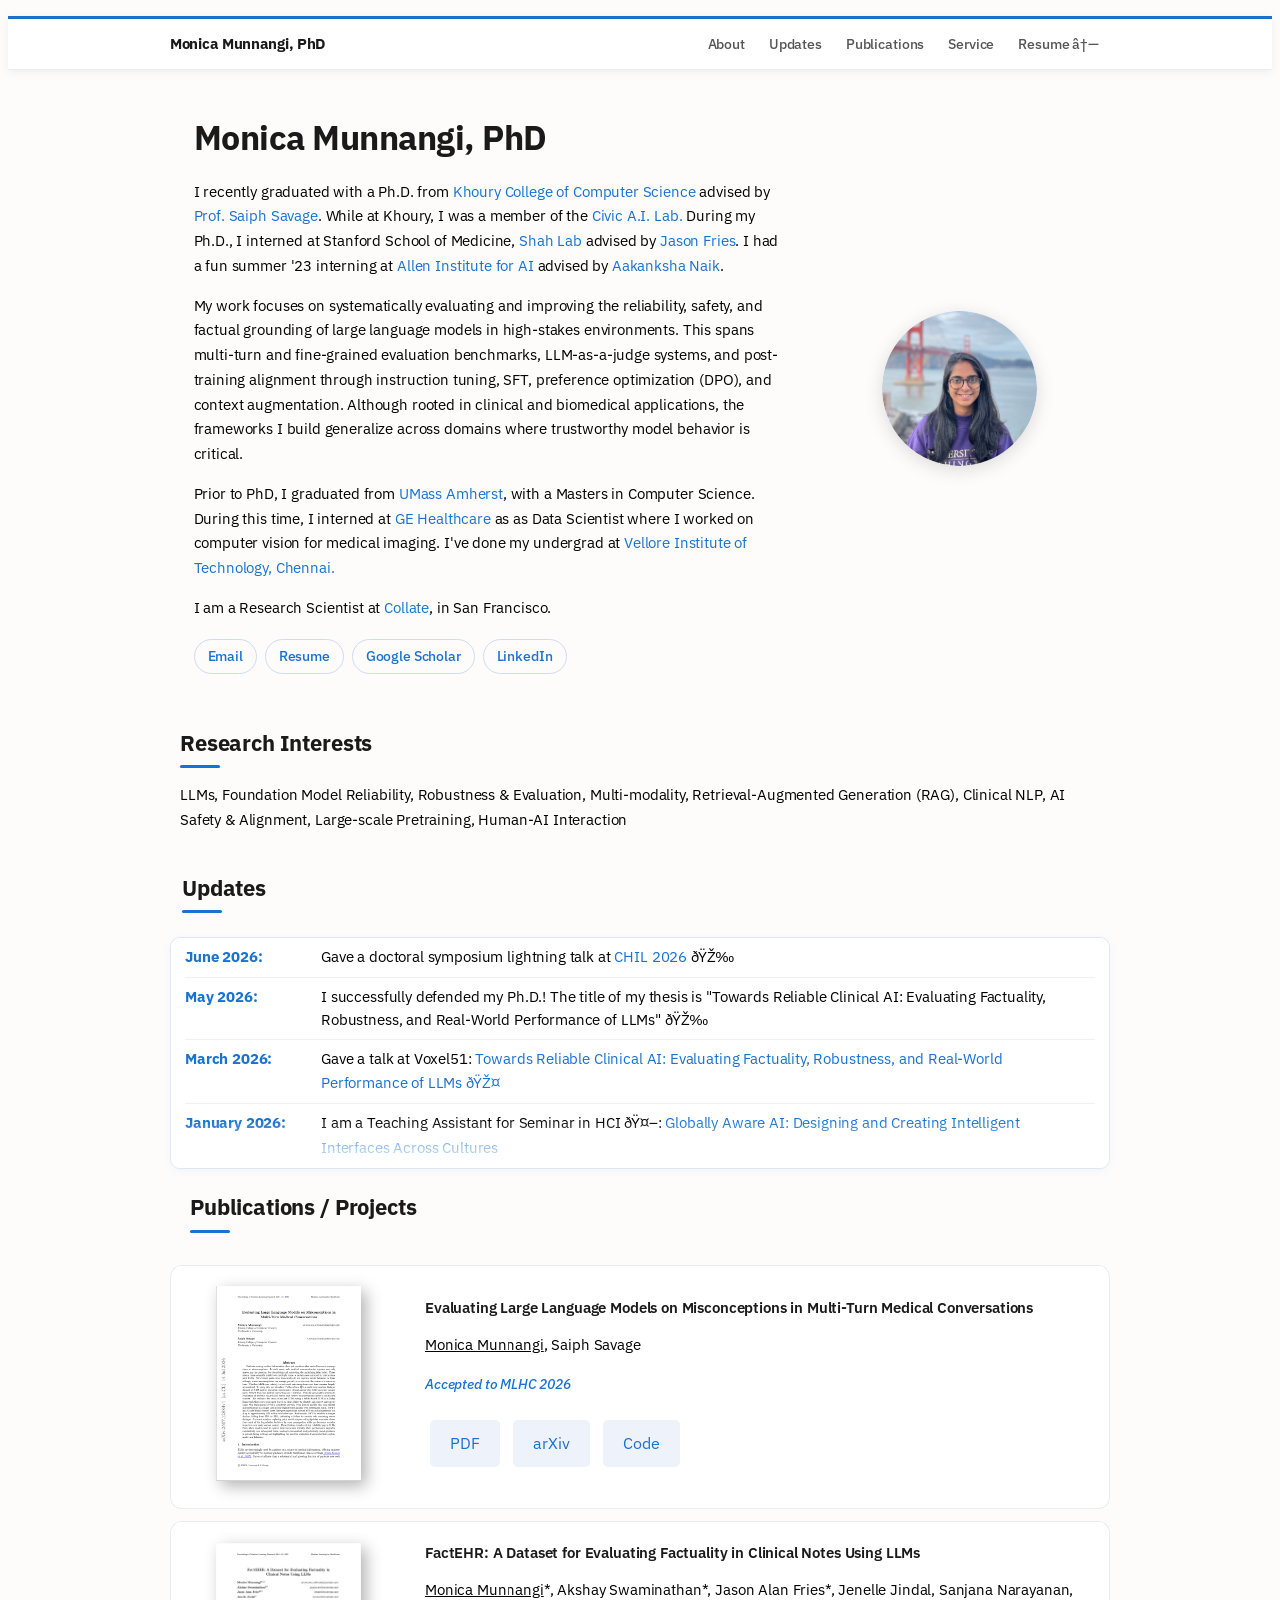
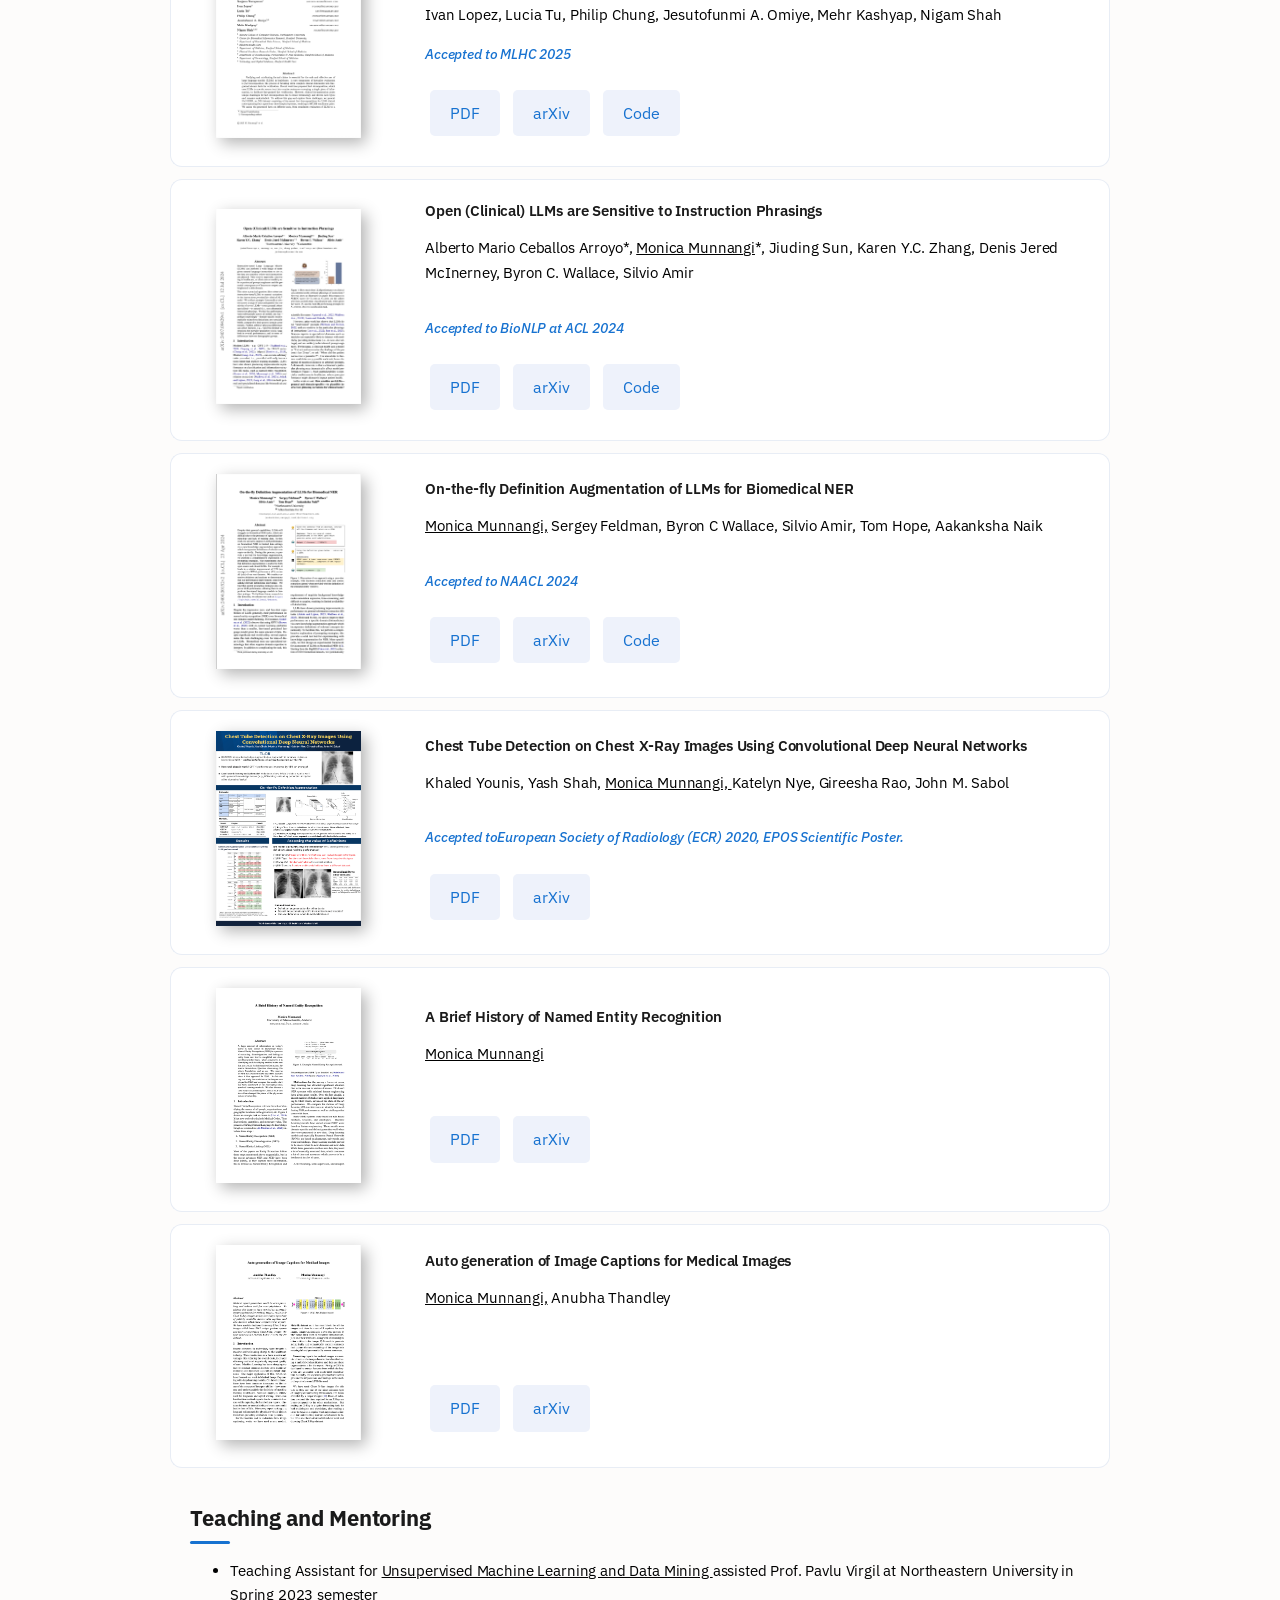
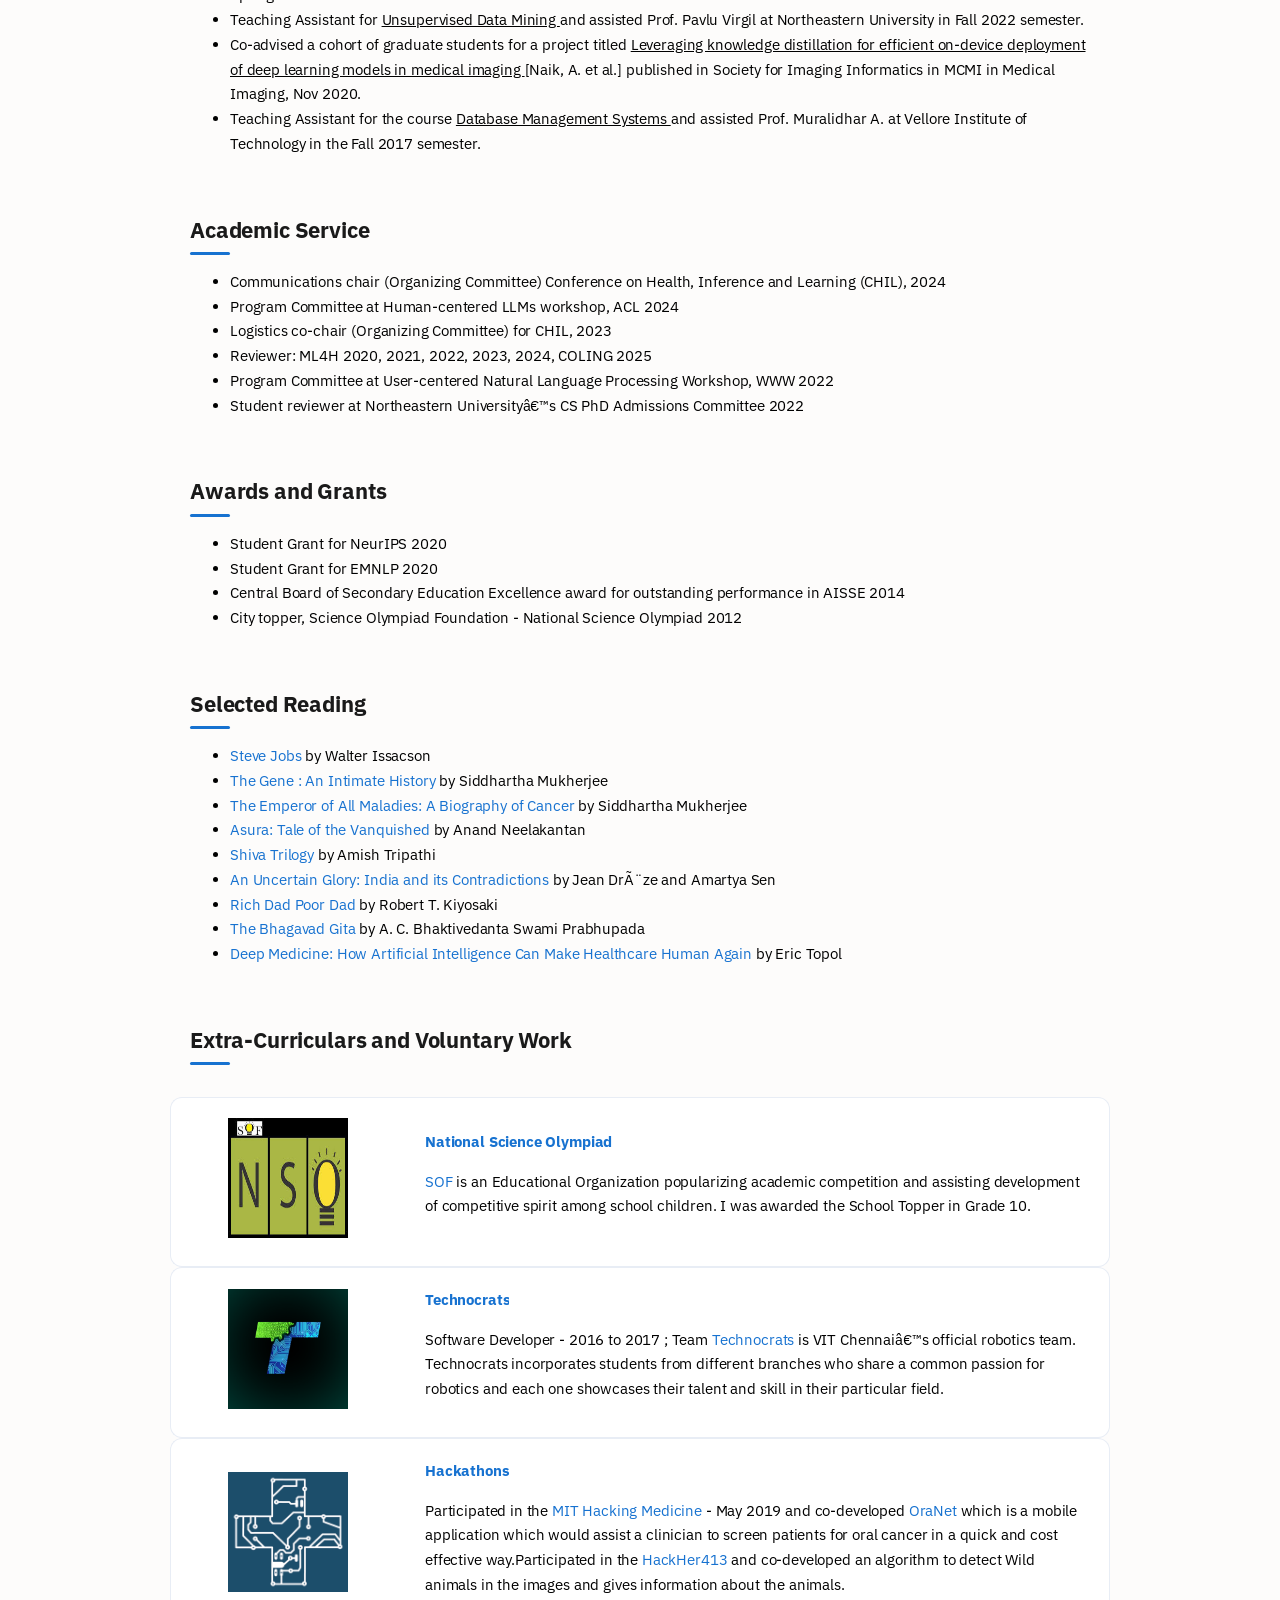
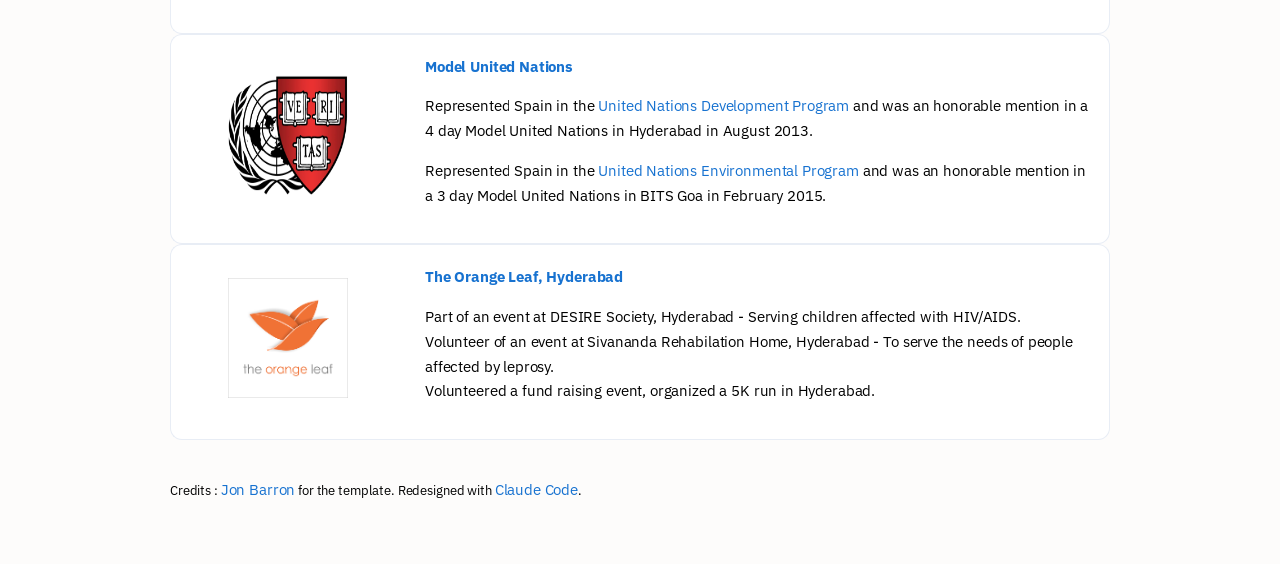
<file: index.html>
<!DOCTYPE HTML>
<html lang="en">

<style>
    /* Basic styling for buttons */
    .button {
      display: inline-block;
      padding: 10px 20px;
      margin: 10px 5px;
      font-size: 16px;
      color: white;
      text-align: center;
      text-decoration: none;
      border-radius: 5px;
      transition: background-color 0.3s;
    }

    .pdf-btn {
      background-color: #eef2fb;
      color: #1772d0;
    }

    .pdf-btn:hover {
      background-color: #1772d0;
      color: white;
    }

    .job-highlight-banner {
      margin-top: 16px;
      padding: 10px 14px;
      border-radius: 14px;
      background: linear-gradient(135deg, #dfe8ff, #91b2ff);
      color: #0f1a2b;
      border: 1px solid #6691ff;
      font-weight: 500;
      box-shadow: 0px 6px 16px rgba(15, 26, 43, 0.25);
    }

    .job-highlight-banner details {
      margin-top: 6px;
      font-weight: 400;
    }

    .job-highlight-banner summary {
      list-style: none;
      cursor: pointer;
      display: flex;
      justify-content: space-between;
      align-items: center;
      gap: 8px;
    }

    .job-highlight-banner summary::-webkit-details-marker {
      display: none;
    }

    .job-highlight-banner summary .banner-title {
      flex: 1;
      font-size: 13.5px;
      font-weight: bold;
      color: #2563eb;
    }

    .job-highlight-banner ul {
      margin: 6px 0 0 16px;
      padding: 0;
      line-height: 1.5;
    }

    .job-highlight-banner li {
      margin-bottom: 2px;
    }
  </style>
</head>
<body>



<head>
  <meta http-equiv="Content-Type" content="text/html; charset=UTF-8">
  <!-- Global site tag (gtag.js) - Google Analytics -->
  <script async src="https://www.googletagmanager.com/gtag/js?id=UA-166781485-1"></script>
  <script>
    window.dataLayer = window.dataLayer || [];
    function gtag() { dataLayer.push(arguments); }
    gtag('js', new Date());

    gtag('config', 'UA-166781485-1');
  </script>


  <title>Monica Munnangi, PhD</title>

  <meta name="author" content="Jon Barron">
  <meta name="viewport" content="width=device-width, initial-scale=1">

  <link rel="preconnect" href="https://fonts.googleapis.com">
  <link rel="preconnect" href="https://fonts.gstatic.com" crossorigin>
  <link href="https://fonts.googleapis.com/css2?family=IBM+Plex+Sans:ital,wght@0,300;0,400;0,500;0,600;0,700;1,400;1,700&display=swap" rel="stylesheet">
  <link rel="stylesheet" type="text/css" href="stylesheet.css">
  <link rel="icon" type="image/png" href="images/CICS.jpeg">
</head>

<body>

<nav class="site-nav">
  <div class="site-nav-inner">
    <a href="#about" class="nav-brand">Monica Munnangi, PhD</a>
    <div class="nav-links-list">
      <a href="#about" class="nav-menu-item">About</a>
      <a href="#updates" class="nav-menu-item">Updates</a>
      <a href="#publications" class="nav-menu-item">Publications</a>
      <a href="#service" class="nav-menu-item">Service</a>
      <a href="data/Monica_Resume_26.pdf" class="nav-menu-item" target="_blank">Resume ↗</a>
    </div>
  </div>
</nav>

  <table id="about"
    style="width:100%;max-width:940px;border:0px;border-spacing:0px;border-collapse:separate;margin-right:auto;margin-left:auto;">
    <tbody>
      <tr style="padding:0px">
        <td style="padding:0px">
          <table
            style="width:100%;border:0px;border-spacing:0px;border-collapse:separate;margin-right:auto;margin-left:auto;">
            <tbody>
              <tr style="padding:0px">
                <td style="padding:2.5%;width:68%;vertical-align:middle">
                  <p>
                    <name>Monica Munnangi, PhD</name>
                  </p>
                  
                  <!-- <div class="job-highlight-banner">
                    <details open>
                      <summary>
                        <span class="banner-title">🚀 On the Job Market (Summer 2026): Research Scientist | Applied Scientist | ML Scientist</span>
                        <span class="banner-arrow">▾</span>
                      </summary>
                      <div style="margin-top: 10px; padding-left: 15px; border-left: 3px solid #e5e7eb;">
                        <p>
                          I evaluate and build LLMs that work reliably in the real world. My research focuses on making
                          foundation models trustworthy enough to deploy in high-stakes settings like healthcare and beyond.
                        </p>
                        <p><strong>Track Record:</strong></p>
                        <ul>
                          <li>Published several papers as a lead author on LLM evaluation, safety &amp; reliability (NAACL, ACL, MLHC)</li>
                          <li>Trained &amp; fine-tuned LLMs across multi-GPU clusters (DeepSpeed, PyTorch)</li>
                          <li>Deployed production clinical AI at GE Healthcare</li>
                          <li>Built FactEHR: dataset for evaluating LLM factuality in healthcare</li>
                          <li>Built ThReadMed-QA: multi-turn medical dialogue benchmark from real patient questions</li>
                        </ul>
                        <p><strong>What I Do:</strong><br>
                          Train foundation models | Design evaluation benchmarks | Fine-tune for specialized domains | Build RAG systems | Ship production ML | Factuality and hallucinations
                        </p>
                        <p><em>Looking for roles where AI reliability matters: LLM training, evaluation infrastructure, AI safety, clinical AI, post-training and evaluating LLMs, designing benchmarks, or any position building foundation models people can trust. If there's a good fit, please <a href="mailto:monicamunnangi23@gmail.com">get in touch</a>—would love to chat.</em></p>
                      </div>
                    </details>
                  </div> -->

                  <style>
                    .job-highlight-banner details .banner-arrow {
                      transition: transform 0.2s ease;
                      font-size: 18px;
                      flex-shrink: 0;
                    }
                    .job-highlight-banner details[open] .banner-arrow {
                      transform: rotate(180deg);
                    }
                  </style>
                  <p>
                    I recently graduated with a Ph.D. from <a href="https://www.khoury.northeastern.edu/">Khoury College of
                    Computer Science</a> advised by <a href="https://www.saiph.org/">Prof. Saiph Savage</a>.
                    While at Khoury, I was a member of the  <a href="https://civicai.khoury.northeastern.edu/">Civic A.I. Lab.</a>
                    During my Ph.D., I interned at Stanford School of Medicine,
                    <a href="https://shahlab.stanford.edu/">Shah Lab</a> advised by
                    <a href="https://web.stanford.edu/~jfries/">Jason Fries</a>.
                    I had a fun summer '23 interning  at <a href="https://allenai.org/">Allen Institute for AI </a> advised by
                    <a href="https://www.cs.cmu.edu/~anaik/">Aakanksha Naik</a>.
                  </p>
                  <p>
                    My work focuses on systematically evaluating and improving the reliability, safety, and factual grounding of large language models in high-stakes environments.
                    This spans multi-turn and fine-grained evaluation benchmarks, LLM-as-a-judge systems, and post-training alignment through instruction tuning, SFT, preference optimization (DPO), and context augmentation.
                    Although rooted in clinical and biomedical applications, the frameworks I build generalize across domains where trustworthy model behavior is critical.
                    </p>
                  <p>
                    Prior to PhD, I graduated from <a href="https://www.umass.edu/">UMass Amherst</a>, with a Masters in Computer
                    Science. During this time, I interned at <a href="https://www.gehealthcare.com/">GE Healthcare</a> as as
                    Data Scientist where I worked on computer vision for medical imaging. I've done my undergrad at <a
                          href="http://chennai.vit.ac.in/">Vellore Institute of Technology, Chennai.</a>
                  </p>

                  <p>
                    I am a Research Scientist at <a href="https://collate.com/company/about">Collate</a>, in San Francisco.
                  </p>

                  <p style="margin-top:14px;">
                    <a href="mailto:monicamunnangi23@gmail.com" class="nav-link">Email</a>
                    <a href="data/Monica_Resume_26.pdf" class="nav-link">Resume</a>
                    <a href="https://scholar.google.com/citations?user=7pquLIgAAAAJ&hl=en" class="nav-link">Google Scholar</a>
                    <a href="https://www.linkedin.com/in/monicamunnangi/" class="nav-link">LinkedIn</a>
                  </p>
                </td>
                <td style="padding:2.5%;width:32%;max-width:32%;text-align:center;vertical-align:middle">
                  <a href="images/monica_circle.png"><img style="width:155px;height:155px;border-radius:50%;object-fit:cover;box-shadow:0 4px 18px rgba(0,0,0,0.13);" alt="profile photo"
                      src="images/monica_circle.png" class="hoverZoomLink"></a>
                </td>
              </tr>
            </tbody>
          </table>

          <table
            style="width:100%;border:0px;border-spacing:0px;border-collapse:separate;margin-right:auto;margin-left:auto;">
            <tbody>
              <td style="padding:10px;width:100%;vertical-align:middle">
                <heading>Research Interests</heading>
                <div class="section-divider"></div>
                <p>
                  LLMs, Foundation Model Reliability, Robustness &amp; Evaluation, Multi-modality,
                  Retrieval-Augmented Generation (RAG), Clinical NLP, AI Safety &amp; Alignment,
                  Large-scale Pretraining, Human-AI Interaction
                </p>
              </td>
            </tbody>
          </table>

          <table id="updates">
           <tbody>
              <tr>
                <td style="padding:10px;width:100%;vertical-align:middle">
                  <heading>Updates</heading>
                  <div class="section-divider"></div>
            </tbody>
          </table>
          <div class="updates-scroll-wrap">
          <table class="updates-table">
            <tr>
            <td><b>June 2026:</b></td><td>Gave a doctoral symposium lightning talk at <a href="https://chil.ahli.cc/">CHIL 2026</a> 🎉
            </td> </tr>
             <tr><td><b>May 2026:</b></td><td>I successfully defended my Ph.D.! The title of my thesis is "Towards Reliable Clinical AI: Evaluating Factuality, Robustness, and Real-World Performance of LLMs" 🎉</a>
            </td></tr>
            <tr><td><b>March 2026:</b></td><td>Gave a talk at Voxel51: <a href=https://www.youtube.com/watch?v=XrVO05ioENI</a>Towards Reliable Clinical AI: Evaluating Factuality, Robustness, and Real-World Performance of LLMs 🎤 </a>
            </td></tr>
            <tr><td><b>January 2026:</b></td><td>I am a Teaching Assistant for Seminar in HCI 🤖: <a href=https://www.saiph.org/globalAI.html>Globally Aware AI: Designing and Creating Intelligent Interfaces Across Cultures</a>
            </td></tr>
            <tr><td><b>May 2026:</b></td><td>I successfully defended my Thesis Proposal! 🎉 </a>
            </td></tr>
            <tr><td><b>July 2025:</b></td><td>Our <a href=https://arxiv.org/abs/2412.12422>paper</a> titled "FactEHR: A Dataset for Evaluating Factuality in
            Clinical Notes Using LLMs" to appear at MLHC 2025 ⚕️, Mayo Clinic, MN </td></tr>
            <tr><td><b>August 2024:</b></td><td> Interned at <a href="https://shahlab.stanford.edu/">Shah lab</a>, advised by <a href="https://web.stanford.edu/~jfries/">Jason Fries, </a> in sunny California ☀️ </td></tr>
            <tr><td><b>August 2024:</b></td><td>Became a Ph.D. Candidate &#127881 </td></tr>
            <tr><td><b>June 2024:</b></td><td>Our <a href=https://arxiv.org/abs/2407.09429v1>paper</a> titled "Open (Clinical) LLMs are Sensitive to Instruction Phrasings" to appear at BioNLP at  &#128024; ACL 2024 in Thailand</td></tr>
            <tr><td><b>March 2024:</b></td><td>Our <a href="https://arxiv.org/abs/2404.00152">paper</a> titled "On-the-fly Definition Augmentation of LLMs for Biomedical NER" to appear at 🌄 NAACL 2024 in Mexico City </td></tr>
            <tr><td><b>August 2023:</b></td><td> Interned at <a href="https://allenai.org">Allen Institute for AI</a>, fortunate to work with <a href="https://www.cs.cmu.edu/~anaik/">Aakanksha Naik </a>, <a href="https://scholar.google.com/citations?user=C6-OMDIAAAAJ&hl=en">Sergey Feldman</a> and <a href="https://tomhoper.github.io/"> Tom Hope</a>, in beautiful Seattle &#127956; </td></tr>
            <tr><td><b>January 2023:</b></td><td>I am a Teaching Assistant for <a href=https://www.coursicle.com/neu/courses/DS/5230/>Unsupervised Machine Learning and Data Mining</a> in the Spring '23 semester
            </td></tr>
            <tr><td><b>September 2022:</b></td><td>I am a Teaching Assistant for <a href=https://www.saiph.org/globalAI.html>6220 Data Mining Techniques</a> in the Fall '22 semester
            </td></tr>
            <tr><td><b>September 2021:</b></td><td> Started my PhD at <a href="https://www.khoury.northeastern.edu/">Khoury College of Computer Sciences</a></td></tr>
<!--            <tr><td><b>July 2021:</b></td><td>Published my second <a-->
<!--                  href="https://monicamreddy.medium.com/a-full-cycle-of-surviving-thru-the-pandemic-july-5-20-21-c8cfe5e39629">story</a>-->
<!--                on Medium </td></tr>-->
<!--            <tr><td><b>July 2020</b></td><td>&nbsp;Attended by first ever conference - ICML 2020 &#8205;-->
<!--            <tr><td><b>June 2021:</b></td><td>&nbsp;Published my first <a>-->
<!--                  href="https://monicamreddy.medium.com/the-shortest-guide-to-starting-the-fitness-journey-92127e087263">story</a>-->
<!--                on Medium </td></tr> </td></tr>-->
<!--            <tr><td><b>May 2020:</b></td><td> Graduated from UMass Amherst with a Master in Computer Science</td></tr>-->
<!--            <tr><td><b>August 2019:</b></td><td> Interned at GE Healthcare as a Data Science intern &#128105;&#8205;&#9877; in Wisconsin  &#10052; </td></tr>-->
<!--            <tr><td><b>September 2018:</b></td><td> Started my Master in Computer Science at UMass Amherst</td></tr>-->
<!--            <tr><td><b>August 2018:</b></td><td> Graduated from VIT Chennai, with Bachelors in Computer Science</td></tr>-->
          </table>
          <div class="updates-fade"></div>
          </div>

          <table id="publications"
            style="width:100%;border:0px;border-spacing:0px;border-collapse:separate;margin-right:auto;margin-left:auto;">
            <tbody>
              <tr>
                <td style="padding:20px 20px 8px;width:100%;vertical-align:middle">
                  <heading>Publications / Projects</heading>
                  <div class="section-divider"></div>
                </td>
              </tr>
            </tbody>
          </table>

          <table class="pub-table"
            style="width:100%;border:0px;border-spacing:0 12px;border-collapse:separate;margin-right:auto;margin-left:auto;">
            <tbody>

              <tr class="pub-row" onmouseout=" learnaf_stop()" onmouseover="learnaf_start()">
                <td style="padding:20px;width:25%;vertical-align:middle">
                  <div class="one">
                    <img src="images/mlhc.png" width="145" height="195" style="box-shadow: 5px 5px 15px rgba(0, 0, 0, 0.3);">
                  </div>
                  <script type="text/javascript">
                    function learnaf_start() {
                      document.getElementById('learnaf_image').style.opacity = "1";
                    }

                    function learnaf_stop() {
                      document.getElementById('learnaf_image').style.opacity = "0";
                    }
                    learnaf_stop();
                  </script>
                </td>

                <td style="padding:20px;width:160;height:160;vertical-align:middle">
                      <h3>Evaluating Large Language Models on Misconceptions in Multi-Turn Medical Conversations </h3>
                    <p> <u>Monica Munnangi</u>, Saiph Savage </p>
                    <i class="venue">Accepted to MLHC 2026</i> </p>
                    <a href="https://arxiv.org/pdf/2607.12884" class="button pdf-btn" target="_blank">PDF</a>
                    <a href="https://arxiv.org/abs/2607.12884" class="button pdf-btn" target="_blank">arXiv</a>
                    <a href="https://github.com/monicamunnangi/ThReadMed-QA-Misc" class="button pdf-btn" target="_blank">Code</a>
                  </td>
                </tr>

              <tr class="pub-row" onmouseout=" learnaf_stop()" onmouseover="learnaf_start()">
                <td style="padding:20px;width:25%;vertical-align:middle">
                  <div class="one">
                    <img src="images/stanford.png" width="145" height="195" style="box-shadow: 5px 5px 15px rgba(0, 0, 0, 0.3);">
                  </div>
                  <script type="text/javascript">
                    function learnaf_start() {
                      document.getElementById('learnaf_image').style.opacity = "1";
                    }

                    function learnaf_stop() {
                      document.getElementById('learnaf_image').style.opacity = "0";
                    }
                    learnaf_stop();
                  </script>
                </td>

                <td style="padding:20px;width:160;height:160;vertical-align:middle">
                    <h3>FactEHR: A Dataset for Evaluating Factuality in Clinical Notes Using LLMs</h3>
                  <p> <u>Monica Munnangi</u>*, Akshay Swaminathan*, Jason Alan Fries*, Jenelle Jindal, Sanjana Narayanan,
                    Ivan Lopez, Lucia Tu, Philip Chung, Jesutofunmi A. Omiye, Mehr Kashyap, Nigam Shah
                  </p>
                  <i class="venue">Accepted to MLHC 2025</i> </p>
                  <a href="https://arxiv.org/pdf/2412.12422" class="button pdf-btn" target="_blank">PDF</a>
                  <a href="https://arxiv.org/abs/2412.12422" class="button pdf-btn" target="_blank">arXiv</a>
                  <a href="https://github.com/som-shahlab/factehr" class="button pdf-btn" target="_blank">Code</a>
                </td>
              </tr>

              <tr class="pub-row" onmouseout=" learnaf_stop()" onmouseover="learnaf_start()">
                <td style="padding:20px;width:25%;vertical-align:middle">
                  <div class="one">
                    <img src="images/robust.png" width="145" height="195" style="box-shadow: 5px 5px 15px rgba(0, 0, 0, 0.3);">
                  </div>
                  <script type="text/javascript">
                    function learnaf_start() {
                      document.getElementById('learnaf_image').style.opacity = "1";
                    }

                    function learnaf_stop() {
                      document.getElementById('learnaf_image').style.opacity = "0";
                    }
                    learnaf_stop();
                  </script>
                </td>

                <td style="padding:20px;width:160;height:160;vertical-align:middle">
                    <h3>Open (Clinical) LLMs are Sensitive to Instruction Phrasings</h3>
                  <p> Alberto Mario Ceballos Arroyo*, <u>Monica Munnangi</u>*, Jiuding Sun, Karen Y.C. Zhang, Denis Jered McInerney, Byron C. Wallace, Silvio Amir<br /> <br />
                  <i class="venue">Accepted to BioNLP at ACL 2024</i> </p>
                  <a href="https://arxiv.org/pdf/2407.09429" class="button pdf-btn" target="_blank">PDF</a>
                  <a href="https://arxiv.org/abs/2407.09429" class="button pdf-btn" target="_blank">arXiv</a>
                  <a href="https://github.com/alceballosa/clin-robust" class="button pdf-btn" target="_blank">Code</a>
                </td>
              </tr>

              <tr class="pub-row" onmouseout=" learnaf_stop()" onmouseover="learnaf_start()">
                <td style="padding:20px;width:25%;vertical-align:middle">
                  <div class="one">
                    <img src="images/Ai2.png" width="145" height="195" style="box-shadow: 5px 5px 15px rgba(0, 0, 0, 0.3);">
                  </div>
                  <script type="text/javascript">
                    function learnaf_start() {
                      document.getElementById('learnaf_image').style.opacity = "1";
                    }

                    function learnaf_stop() {
                      document.getElementById('learnaf_image').style.opacity = "0";
                    }
                    learnaf_stop();
                  </script>
                </td>

                <td style="padding:20px;width:160;height:160;vertical-align:middle">
                    <h3>On-the-fly Definition Augmentation of LLMs for Biomedical NER</h3>
                  <p> <u> Monica Munnangi,</u> Sergey Feldman, Byron C Wallace, Silvio Amir, Tom Hope, Aakanksha Naik<br /> <br />
                  <i class="venue">Accepted to NAACL 2024</i> </p>
                  <a href="https://arxiv.org/pdf/2404.00152" class="button pdf-btn" target="_blank">PDF</a>
                  <a href="https://arxiv.org/abs/2404.00152" class="button pdf-btn" target="_blank">arXiv</a>
                  <a href="https://github.com/allenai/beacon" class="button pdf-btn" target="_blank">Code</a>
                </td>
              </tr>

              <tr class="pub-row" onmouseout=" learnaf_stop()" onmouseover="learnaf_start()">
                <td style="padding:20px;width:25%;vertical-align:middle">
                  <div class="one">
                    <img src="images/ge.png" width="145" height="195" style="box-shadow: 5px 5px 15px rgba(0, 0, 0, 0.3);">
                  </div>
                  <script type="text/javascript">
                    function learnaf_start() {
                      document.getElementById('learnaf_image').style.opacity = "1";
                    }

                    function learnaf_stop() {
                      document.getElementById('learnaf_image').style.opacity = "0";
                    }
                    learnaf_stop();
                  </script>
                </td>

                <td style="padding:20px;width:160;height:160;vertical-align:middle">
                    <h3>Chest Tube Detection on Chest X-Ray Images Using Convolutional Deep Neural Networks</h3>
                  <p>Khaled Younis, Yash Shah, <u> Monica Munnangi, </u> Katelyn Nye, Gireesha Rao, John M. Sabol <br /> <br />
                  <i class="venue">Accepted toEuropean Society of Radiology (ECR) 2020, EPOS Scientific Poster.</i> </p>
                  <a href="https://epos.myesr.org/poster/esr" class="button pdf-btn" target="_blank">PDF</a>
                  <a href="https://epos.myesr.org/poster/esr" class="button pdf-btn" target="_blank">arXiv</a>
                </td>
              </tr>

              <tr class="pub-row" onmouseout=" learnaf_stop()" onmouseover="learnaf_start()">
                <td style="padding:20px;width:25%;vertical-align:middle">
                  <div class="one">
                    <img src="images/ner.png" width="145" height="195" style="box-shadow: 5px 5px 15px rgba(0, 0, 0, 0.3);">
                  </div>
                  <script type="text/javascript">
                    function learnaf_start() {
                      document.getElementById('learnaf_image').style.opacity = "1";
                    }

                    function learnaf_stop() {
                      document.getElementById('learnaf_image').style.opacity = "0";
                    }
                    learnaf_stop();
                  </script>
                </td>

                <td style="padding:20px;width:160;height:160;vertical-align:middle">
                    <h3>A Brief History of Named Entity Recognition</h3>
                  <p> <u> Monica Munnangi  </u> </p> <br />
                  <a href="https://arxiv.org/abs/2411.05057" class="button pdf-btn" target="_blank">PDF</a>
                  <a href="https://arxiv.org/pdf/2411.05057" class="button pdf-btn" target="_blank">arXiv</a>
                </td>
              </tr>

              <tr class="pub-row" onmouseout=" learnaf_stop()" onmouseover="learnaf_start()">
                <td style="padding:20px;width:25%;vertical-align:middle">
                  <div class="one">
                    <img src="images/682.png" width="145" height="195" style="box-shadow: 5px 5px 15px rgba(0, 0, 0, 0.3);">
                  </div>
                  <script type="text/javascript">
                    function learnaf_start() {
                      document.getElementById('learnaf_image').style.opacity = "1";
                    }

                    function learnaf_stop() {
                      document.getElementById('learnaf_image').style.opacity = "0";
                    }
                    learnaf_stop();
                  </script>
                </td>

                <td style="padding:20px;width:160;height:160;vertical-align:middle">
                    <h3>Auto generation of Image Captions for Medical Images</h3>
                  <p> <u> Monica Munnangi,</u> Anubha Thandley </p> <br /> <br />
                  <a href="https://openreview.net/forum?id=SygnyqYHpH&referrer=%5Bthe%20profile%20of%20Monica%20Munnangi%5D(%2Fprofile%3Fid%3D~Monica_Munnangi1)" class="button pdf-btn" target="_blank">PDF</a>
                  <a href="https://openreview.net/forum?id=SygnyqYHpH&referrer=%5Bthe%20profile%20of%20Monica%20Munnangi%5D(%2Fprofile%3Fid%3D~Monica_Munnangi1)" class="button pdf-btn" target="_blank">arXiv</a>
                </td>
              </tr>
            </tbody>
          </table>

          <table id="service" style="width:100%;border:0px;border-spacing:0px;border-collapse:separate;margin-right:auto;margin-left:auto;">
      <tbody>
        <td style="padding:20px;width:100%;vertical-align:middle">
          <heading>Teaching and Mentoring</heading>
          <div class="section-divider"></div>
          <ul>
            <li>Teaching Assistant for <u> Unsupervised Machine Learning and Data Mining </u> assisted Prof. Pavlu Virgil
                    at Northeastern University in Spring 2023 semester
            </li>
            <li> Teaching Assistant for <u> Unsupervised Data Mining </u> and assisted Prof. Pavlu Virgil at
              Northeastern University in Fall 2022 semester.
            </li>
            <li> Co-advised a cohort of graduate students for a project titled <u>Leveraging knowledge
              distillation for efficient on-device deployment of deep learning models in medical imaging </u> [Naik, A. et al.]
              published in Society for Imaging Informatics in MCMI in Medical Imaging, Nov 2020.
            </li>
            <li> Teaching Assistant for the course <u> Database Management Systems </u> and assisted Prof. Muralidhar A. at
              Vellore Institute of Technology in the Fall 2017 semester.
            </li>
          </ul>
        </td>
      </tbody>
    </table>

    <table style="width:100%;border:0px;border-spacing:0px;border-collapse:separate;margin-right:auto;margin-left:auto;">
      <tbody>
        <td style="padding:20px;width:100%;vertical-align:middle">
          <heading>Academic Service</heading>
          <div class="section-divider"></div>
          <ul>
            <li> Communications chair (Organizing Committee) Conference on Health, Inference and Learning (CHIL), 2024
            </li>
            <li> Program Committee at Human-centered LLMs workshop, ACL 2024
            </li>
            <li> Logistics co-chair (Organizing Committee) for CHIL, 2023
            </li>
            <li> Reviewer: ML4H 2020, 2021, 2022, 2023, 2024, COLING 2025
            </li>
            <li> Program Committee at User-centered Natural Language Processing Workshop, WWW 2022
            </li>
            <li>Student reviewer at Northeastern University’s CS PhD Admissions Committee 2022
            </li>
          </ul>
        </td>
      </tbody>
    </table>

    <table style="width:100%;border:0px;border-spacing:0px;border-collapse:separate;margin-right:auto;margin-left:auto;">
      <tbody>
        <td style="padding:20px;width:100%;vertical-align:middle">
          <heading>Awards and Grants</heading>
          <div class="section-divider"></div>
          <ul>
            <li> Student Grant for NeurIPS 2020
            </li>
            <li> Student Grant for EMNLP 2020
            </li>
            <li> Central Board of Secondary Education Excellence award for outstanding performance in AISSE 2014
            </li>
            <li> City topper, Science Olympiad Foundation - National Science Olympiad 2012
            </li>
          </ul>
        </td>
      </tbody>
    </table>

    <table style="width:100%;border:0px;border-spacing:0px;border-collapse:separate;margin-right:auto;margin-left:auto;">
      <tbody>
        <td style="padding:20px;width:100%;vertical-align:middle">
          <heading>Selected Reading</heading>
          <div class="section-divider"></div>
          <ul>
            <li><a href="https://www.amazon.com/Steve-Jobs-Walter-Isaacson/dp/1451648537">Steve Jobs</a> by Walter
              Issacson
            </li>
            <li><a
                href="https://www.amazon.com/Gene-Intimate-History-Siddhartha-Mukherjee/dp/147673352X/ref=sr_1_2?dchild=1&keywords=the+gene&qid=1606448831&s=books&sr=1-2">The
                Gene : An Intimate History</a> by Siddhartha Mukherjee</li>
            <li><a
                href="https://www.amazon.com/Emperor-All-Maladies-Biography-Cancer/dp/1439170916/ref=pd_bxgy_img_2/135-6164799-2811314?_encoding=UTF8&pd_rd_i=1439170916&pd_rd_r=47f5d7d3-a3ee-4c35-b2d1-5b463e3a2835&pd_rd_w=iSzEk&pd_rd_wg=OBvPQ&pf_rd_p=f325d01c-4658-4593-be83-3e12ca663f0e&pf_rd_r=E8SHZ1AJZMV86QCRX16N&psc=1&refRID=E8SHZ1AJZMV86QCRX16N">The
                Emperor of All Maladies: A Biography of
                Cancer</a> by Siddhartha Mukherjee</li>
            <li><a
                href="https://www.amazon.com/ASURA-Vanquished-Mr-Anand-Neelakantan/dp/938157605X/ref=sr_1_1?dchild=1&keywords=asura&qid=1606449064&s=books&sr=1-1">Asura:
                Tale of the Vanquished</a> by Anand Neelakantan</li>
            <li><a
                href="https://www.amazon.com/s?k=shiva+trilogy+by+amish&i=stripbooks&crid=12UHULLTMLUYA&sprefix=shiva+trilo%2Cstripbooks%2C150&ref=nb_sb_ss_ts-a-p_1_11">Shiva
                Trilogy
              </a> by Amish Tripathi</li>
            <li><a
                href="https://www.amazon.com/Uncertain-Glory-India-its-Contradictions/dp/0691165521/ref=sr_1_1?crid=EC6UZU1E7ZXB&dchild=1&keywords=an+uncertain+glory+india+and+its+contradictions&qid=1606449909&sprefix=an+uncertain+glo%2Caudible%2C176&sr=8-1">An
                Uncertain Glory: India and its Contradictions
              </a> by
              Jean Drèze and
              Amartya Sen</li>
            <li><a
                href="https://www.amazon.com/Rich-Dad-Poor-Dad-Robert-T-Kiyosaki-audio/dp/B008BUHTLE/ref=sr_1_2?crid=1AR0154HYMJ9C&dchild=1&keywords=rich+dad+poor+dad&qid=1606449844&s=books&sprefix=rich+dad%2Cstripbooks%2C158&sr=1-2">Rich
                Dad Poor Dad</a> by Robert T. Kiyosaki</li>
            <li><a
                href="https://www.amazon.com/Bhagavad-Gita-Hardcover-Telugu-Bhaktivedanta-Prabhupada/dp/9382472126/ref=sr_1_2?crid=3W4ZKCXB13Q2K&dchild=1&keywords=bhagavad+gita+telugu&qid=1606450327&sprefix=bhagavad+gita+telugu%2Caps%2C161&sr=8-2">The
                Bhagavad Gita</a> by A. C. Bhaktivedanta Swami Prabhupada</li>
            <li><a
                href="https://www.amazon.com/Deep-Medicine-Artificial-Intelligence-Healthcare/dp/1541644638/ref=sr_1_2?crid=2C87NMS19C66M&dchild=1&keywords=deep+medicine&qid=1606450392&sprefix=deep+med%2Caps%2C172&sr=8-2">
                Deep Medicine: How Artificial Intelligence Can Make Healthcare Human Again</a> by Eric Topol</li>
          </ul>
        </td>
      </tbody>
    </table>

    <table width="100%" align="center" border="0" cellspacing="0" cellpadding="20">
      <tbody>
        <tr>
          <td>
            <heading>Extra-Curriculars and Voluntary Work</heading>
          <div class="section-divider"></div>
          </td>
        </tr>
      </tbody>
    </table>
    <table style="width:100%;border:0px;border-spacing:0px;border-collapse:separate;margin-right:auto;margin-left:auto;">
      <tbody>

        <tr class="pub-row" onmouseout="learnaf_stop()" onmouseover="learnaf_start()">
          <td style="padding:20px;width:25%;vertical-align:middle">
            <div class="one">
              <img src='images/nso.jpeg' width="120" height="120">
            </div>
            <script type="text/javascript">
              function learnaf_start() {
                document.getElementById('learnaf_image').style.opacity = "1";
              }

              function learnaf_stop() {
                document.getElementById('learnaf_image').style.opacity = "0";
              }
              learnaf_stop()
            </script>
          </td>
          <td style="padding:20px;width:75%;vertical-align:middle">
            <a href="">
              <papertitle>National Science Olympiad</papertitle>
            </a>
            <p>
              <a href="http://www.sofworld.org/">SOF</a>
              is an Educational Organization popularizing academic competition and assisting development of competitive
              spirit among school children.
              I was awarded the School Topper in Grade 10.
            </p>
          </td>
        </tr>

      </tbody>
    </table>

    <table style="width:100%;border:0px;border-spacing:0px;border-collapse:separate;margin-right:auto;margin-left:auto;">
      <tbody>

        <tr class="pub-row" onmouseout="learnaf_stop()" onmouseover="learnaf_start()">
          <td style="padding:20px;width:25%;vertical-align:middle">
            <div class="one">
              <img src='images/technocrats.png' width="120" height="120">
            </div>
            <script type="text/javascript">
              function learnaf_start() {
                document.getElementById('learnaf_image').style.opacity = "1";
              }

              function learnaf_stop() {
                document.getElementById('learnaf_image').style.opacity = "0";
              }
              learnaf_stop()
            </script>
          </td>
          <td style="padding:20px;width:75%;vertical-align:middle">
            <a href="">
              <papertitle>Technocrats</papertitle>
            </a>
            <p>Software Developer - 2016 to 2017 ; Team <a href="http://www.technocratsrobotics.in/">Technocrats</a> is
              VIT Chennai’s official robotics team.
              Technocrats incorporates students from different
              branches who share a common passion for robotics and each one showcases their talent and skill in their
              particular field. </p>
          </td>
        </tr>

      </tbody>
    </table>

    <table style="width:100%;border:0px;border-spacing:0px;border-collapse:separate;margin-right:auto;margin-left:auto;">
      <tbody>

        <tr class="pub-row" onmouseout="learnaf_stop()" onmouseover="learnaf_start()">
          <td style="padding:20px;width:25%;vertical-align:middle">
            <div class="one">
              <img src='images/Hackmed.png' width="120" height="120">
            </div>
            <script type="text/javascript">
              function learnaf_start() {
                document.getElementById('learnaf_image').style.opacity = "1";
              }

              function learnaf_stop() {
                document.getElementById('learnaf_image').style.opacity = "0";
              }
              learnaf_stop()
            </script>
          </td>
          <td style="padding:20px;width:75%;vertical-align:middle">
            <a href="">
              <papertitle>Hackathons</papertitle>
            </a>
            <p>Participated in the <a href="https://hackingmedicine.mit.edu/">MIT Hacking Medicine</a> - May 2019 and
              co-developed <a
                href="https://docs.google.com/presentation/d/1mZH6b9qn8dbchzpBJB1j6pwAW72FpbAKOq-SJbXpqf8/edit?usp=sharing">OraNet</a>
              which is a mobile application which would assist a clinician to screen patients for oral cancer in a quick
              and cost
              effective way.Participated in the <a href="https://www.hackher413.com/">HackHer413</a> and co-developed an
              algorithm to
              detect Wild animals in the images and gives information about the animals. </p>
          </td>
        </tr>

      </tbody>
    </table>

    <table style="width:100%;border:0px;border-spacing:0px;border-collapse:separate;margin-right:auto;margin-left:auto;">
      <tbody>

        <tr class="pub-row" onmouseout="learnaf_stop()" onmouseover="learnaf_start()">
          <td style="padding:20px;width:25%;vertical-align:middle">
            <div class="one">
              <img src='images/hmun-logo.png' width="120" height="120">
            </div>
            <script type="text/javascript">
              function learnaf_start() {
                document.getElementById('learnaf_image').style.opacity = "1";
              }

              function learnaf_stop() {
                document.getElementById('learnaf_image').style.opacity = "0";
              }
              learnaf_stop()
            </script>
          </td>
          <td style="padding:20px;width:75%;vertical-align:middle">
            <a href="">
              <papertitle>Model United Nations</papertitle>
            </a>
            <p>Represented Spain in the <a href="https://www.hmunindia.org/coming-soon">United Nations Development
                Program</a> and was an honorable mention in a 4 day Model United Nations in Hyderabad in August 2013. </p>
            <p>Represented Spain in the <a href="http://bitsmun.co.in/">United Nations Environmental
                Program</a> and was an honorable mention in a 3 day Model United Nations in BITS Goa in February 2015.</p>
          </td>
        </tr>

      </tbody>
    </table>

    <table style="width:100%;border:0px;border-spacing:0px;border-collapse:separate;margin-right:auto;margin-left:auto;">
      <tbody>

        <tr class="pub-row" onmouseout="learnaf_stop()" onmouseover="learnaf_start()">
          <td style="padding:20px;width:25%;vertical-align:middle">
            <div class="one">
              <img src='images/Orange_leaf.png' width="120" height="120">
            </div>
            <script type="text/javascript">
              function learnaf_start() {
                document.getElementById('learnaf_image').style.opacity = "1";
              }

              function learnaf_stop() {
                document.getElementById('learnaf_image').style.opacity = "0";
              }
              learnaf_stop()
            </script>
          </td>
          <td style="padding:20px;width:75%;vertical-align:middle">
            <a href="">
              <papertitle>The Orange Leaf, Hyderabad</papertitle>
            </a>
            <p>Part of an event at DESIRE Society, Hyderabad - Serving children affected with HIV/AIDS. <br>
              Volunteer of an event at Sivananda Rehabilation Home, Hyderabad - To serve the needs of people affected by
              leprosy. <br>
              Volunteered a fund raising event, organized a 5K run in Hyderabad.
            </p>
          </td>
        </tr>

      </tbody>
    </table>


  <table style="width:100%;border:0px;border-spacing:0px;border-collapse:separate;margin-right:auto;margin-left:auto;">
    <tbody>
      <tr>
        <td style="padding:0px">
          <br>
          <p style="text-align:left;font-size:small;">
            Credits : <a href="https://github.com/jonbarron/jonbarron_website">Jon Barron</a> for the template. Redesigned with <a href="https://claude.ai/code">Claude Code</a>.
          </p>
        </td>
      </tr>
    </tbody>
  </table>
  </td>
  </tr>
  </table>
</body>

</table>
</html>
</file>
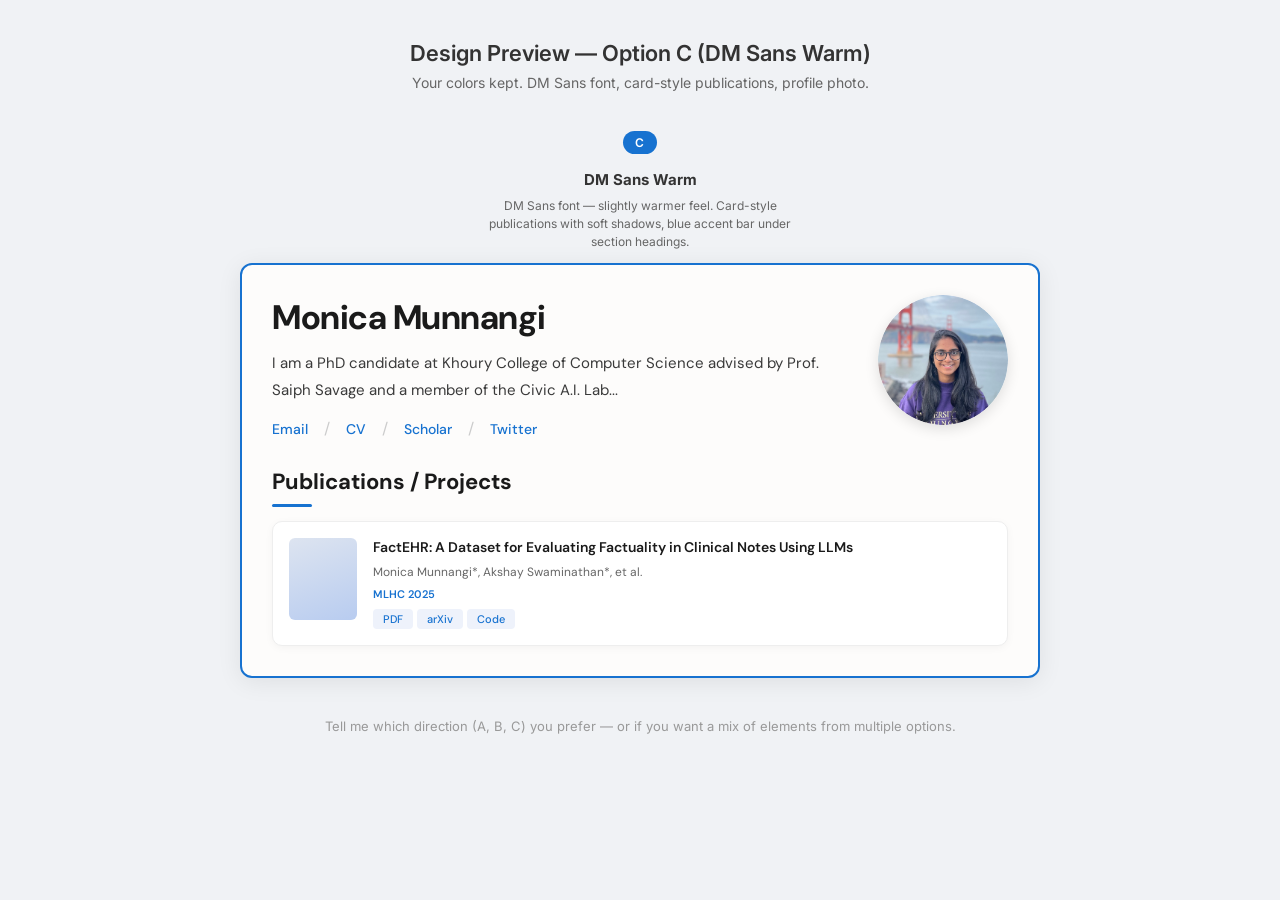
<file: design-mockup.html>
<!DOCTYPE html>
<html lang="en">
<head>
<meta charset="UTF-8">
<meta name="viewport" content="width=device-width, initial-scale=1">
<title>Design Direction Mockups</title>
<link rel="preconnect" href="https://fonts.googleapis.com">
<link rel="preconnect" href="https://fonts.gstatic.com" crossorigin>
<link href="https://fonts.googleapis.com/css2?family=Inter:wght@300;400;500;600;700&family=DM+Sans:wght@300;400;500;600&family=Lato:wght@300;400;700&display=swap" rel="stylesheet">
<style>
  * { box-sizing: border-box; margin: 0; padding: 0; }
  body { background: #f0f2f5; font-family: 'Inter', sans-serif; padding: 40px 20px; }
  h1 { text-align: center; font-size: 22px; color: #333; margin-bottom: 8px; font-weight: 600; }
  .subtitle { text-align: center; color: #666; margin-bottom: 40px; font-size: 14px; }
  .label { text-align: center; display: inline-block; background: #1772d0; color: white; padding: 4px 12px; border-radius: 20px; font-size: 12px; font-weight: 600; letter-spacing: 0.5px; margin-bottom: 16px; }
  .options { display: grid; grid-template-columns: repeat(auto-fit, minmax(360px, 1fr)); gap: 32px; max-width: 800px; margin: 0 auto; }
  .option-wrap { display: flex; flex-direction: column; align-items: center; }
  .option-wrap h2 { font-size: 15px; font-weight: 700; margin-bottom: 8px; color: #333; }
  .option-wrap .desc { font-size: 12px; color: #666; margin-bottom: 12px; text-align: center; max-width: 340px; line-height: 1.5; }

  /* ========= OPTION A - Refined Lato (subtle upgrade) ========= */
  .preview-a {
    width: 100%; background: white; border-radius: 12px;
    box-shadow: 0 4px 24px rgba(0,0,0,0.08); overflow: hidden;
    font-family: 'Lato', sans-serif;
    border: 2px solid transparent;
    transition: border-color 0.2s;
  }
  .preview-a:hover { border-color: #1772d0; }
  .preview-a .inner { padding: 28px 30px; max-width: 520px; margin: 0 auto; }
  .preview-a .name-a { font-size: 36px; font-weight: 700; color: #111; text-align: center; letter-spacing: -0.5px; }
  .preview-a .bio-a { font-size: 16px; line-height: 1.75; color: #333; margin-top: 16px; }
  .preview-a .links-a { display: flex; justify-content: center; gap: 18px; margin-top: 18px; }
  .preview-a .links-a a { font-size: 14px; color: #1772d0; text-decoration: none; font-weight: 500; }
  .preview-a .links-a a:hover { color: #f09228; }
  .preview-a .section-head-a { font-size: 20px; font-weight: 700; color: #111; margin-top: 24px; padding-bottom: 6px; border-bottom: 2px solid #1772d0; }
  .preview-a .pub-a { display: flex; gap: 14px; margin-top: 16px; padding: 14px; border-radius: 8px; background: #f8f9fb; }
  .preview-a .pub-img-a { width: 70px; height: 85px; background: #dde4f0; border-radius: 4px; flex-shrink: 0; display: flex; align-items: center; justify-content: center; font-size: 10px; color: #999; }
  .preview-a .pub-title-a { font-size: 14px; font-weight: 700; color: #111; line-height: 1.4; }
  .preview-a .pub-meta-a { font-size: 12px; color: #555; margin-top: 4px; line-height: 1.5; }
  .preview-a .badge-a { display: inline-block; font-size: 11px; padding: 2px 8px; border-radius: 10px; background: #e8f0fe; color: #1772d0; margin-top: 6px; font-weight: 600; }

  /* ========= OPTION B - Inter Modern ========= */
  .preview-b {
    width: 100%; background: white; border-radius: 12px;
    box-shadow: 0 4px 24px rgba(0,0,0,0.08); overflow: hidden;
    font-family: 'Inter', sans-serif;
    border: 2px solid transparent;
    transition: border-color 0.2s;
  }
  .preview-b:hover { border-color: #1772d0; }
  .preview-b .inner { padding: 32px 30px; }
  .preview-b .name-b { font-size: 32px; font-weight: 700; color: #0d1117; letter-spacing: -1px; }
  .preview-b .tagline-b { font-size: 13px; font-weight: 500; color: #1772d0; letter-spacing: 1px; text-transform: uppercase; margin-top: 4px; }
  .preview-b .bio-b { font-size: 15px; line-height: 1.7; color: #444; margin-top: 14px; }
  .preview-b .links-b { display: flex; gap: 10px; margin-top: 16px; flex-wrap: wrap; }
  .preview-b .links-b a { font-size: 13px; color: #1772d0; text-decoration: none; font-weight: 500; padding: 5px 12px; border: 1.5px solid #1772d0; border-radius: 6px; }
  .preview-b .links-b a:hover { background: #1772d0; color: white; }
  .preview-b .section-head-b { font-size: 11px; font-weight: 700; color: #999; text-transform: uppercase; letter-spacing: 1.5px; margin-top: 24px; margin-bottom: 12px; }
  .preview-b .pub-b { display: flex; gap: 16px; padding: 16px 0; border-bottom: 1px solid #f0f0f0; }
  .preview-b .pub-img-b { width: 72px; height: 88px; background: linear-gradient(135deg, #dde4f0, #c5d3f0); border-radius: 6px; flex-shrink: 0; }
  .preview-b .pub-title-b { font-size: 14px; font-weight: 600; color: #0d1117; line-height: 1.4; }
  .preview-b .pub-meta-b { font-size: 12px; color: #666; margin-top: 5px; line-height: 1.5; }
  .preview-b .btn-b { display: inline-block; font-size: 11px; padding: 3px 10px; border-radius: 4px; background: #f5f7fa; color: #555; margin-top: 8px; margin-right: 4px; font-weight: 500; }

  /* ========= OPTION C - DM Sans Warm ========= */
  .preview-c {
    width: 100%; background: #fdfcfb; border-radius: 12px;
    box-shadow: 0 4px 24px rgba(0,0,0,0.08); overflow: hidden;
    font-family: 'DM Sans', sans-serif;
    border: 2px solid #1772d0;
    transition: border-color 0.2s;
  }
  .preview-c .inner { padding: 30px; }
  .preview-c .hero-c { display: flex; gap: 24px; align-items: flex-start; }
  .preview-c .hero-text-c { flex: 1; }
  .preview-c .profile-img-c { width: 130px; height: 130px; border-radius: 50%; object-fit: cover; flex-shrink: 0; box-shadow: 0 4px 14px rgba(0,0,0,0.12); }
  .preview-c .name-c { font-size: 34px; font-weight: 700; color: #1a1a1a; letter-spacing: -0.5px; }
  .preview-c .bio-c { font-size: 15px; line-height: 1.8; color: #3a3a3a; margin-top: 10px; }
  .preview-c .links-c { display: flex; gap: 16px; margin-top: 14px; flex-wrap: wrap; align-items: center; }
  .preview-c .links-c a { font-size: 14px; color: #1772d0; text-decoration: none; font-weight: 500; }
  .preview-c .links-c a:hover { color: #f09228; }
  .preview-c .sep-c { color: #ccc; }
  .preview-c .section-head-c { font-size: 22px; font-weight: 700; color: #1a1a1a; margin-top: 28px; padding-bottom: 8px; }
  .preview-c .divider-c { height: 3px; width: 40px; background: #1772d0; border-radius: 2px; margin-bottom: 14px; }
  .preview-c .pub-c { display: flex; gap: 16px; margin-top: 12px; padding: 16px; background: white; border-radius: 10px; border: 1px solid #eee; box-shadow: 0 2px 8px rgba(0,0,0,0.04); }
  .preview-c .pub-img-c { width: 68px; height: 82px; background: linear-gradient(160deg, #dde4f0, #b8ccf0); border-radius: 6px; flex-shrink: 0; }
  .preview-c .pub-title-c { font-size: 14px; font-weight: 600; color: #1a1a1a; line-height: 1.4; }
  .preview-c .pub-meta-c { font-size: 12px; color: #666; margin-top: 5px; line-height: 1.5; }
  .preview-c .venue-c { display: inline-block; font-size: 11px; font-weight: 600; color: #1772d0; margin-top: 6px; }
  .preview-c .btn-c { display: inline-block; font-size: 11px; padding: 3px 10px; border-radius: 4px; background: #eef2fb; color: #1772d0; margin-top: 6px; margin-right: 4px; font-weight: 500; }

</style>
</head>
<body>

<h1>Design Preview — Option C (DM Sans Warm)</h1>
<p class="subtitle">Your colors kept. DM Sans font, card-style publications, profile photo.</p>

<div class="options">

  <!-- OPTION C -->
  <div class="option-wrap">
    <div class="label">C</div>
    <h2>DM Sans Warm</h2>
    <p class="desc">DM Sans font — slightly warmer feel. Card-style publications with soft shadows, blue accent bar under section headings.</p>
    <div class="preview-c">
      <div class="inner">
        <div class="hero-c">
          <div class="hero-text-c">
            <div class="name-c">Monica Munnangi</div>
            <div class="bio-c">
              I am a PhD candidate at Khoury College of Computer Science advised by Prof. Saiph Savage and a member of the Civic A.I. Lab...
            </div>
            <div class="links-c">
              <a href="#">Email</a><span class="sep-c">/</span>
              <a href="#">CV</a><span class="sep-c">/</span>
              <a href="#">Scholar</a><span class="sep-c">/</span>
              <a href="#">Twitter</a>
            </div>
          </div>
          <img src="images/monica_circle.png" class="profile-img-c" alt="Monica Munnangi">
        </div>
        <div class="section-head-c">Publications / Projects</div>
        <div class="divider-c"></div>
        <div class="pub-c">
          <div class="pub-img-c"></div>
          <div>
            <div class="pub-title-c">FactEHR: A Dataset for Evaluating Factuality in Clinical Notes Using LLMs</div>
            <div class="pub-meta-c">Monica Munnangi*, Akshay Swaminathan*, et al.</div>
            <div class="venue-c">MLHC 2025</div><br>
            <span class="btn-c">PDF</span><span class="btn-c">arXiv</span><span class="btn-c">Code</span>
          </div>
        </div>
      </div>
    </div>
  </div>

</div>

<p style="text-align:center; margin-top:40px; font-size:13px; color:#999;">Tell me which direction (A, B, C) you prefer — or if you want a mix of elements from multiple options.</p>

</body>
</html>
</file>
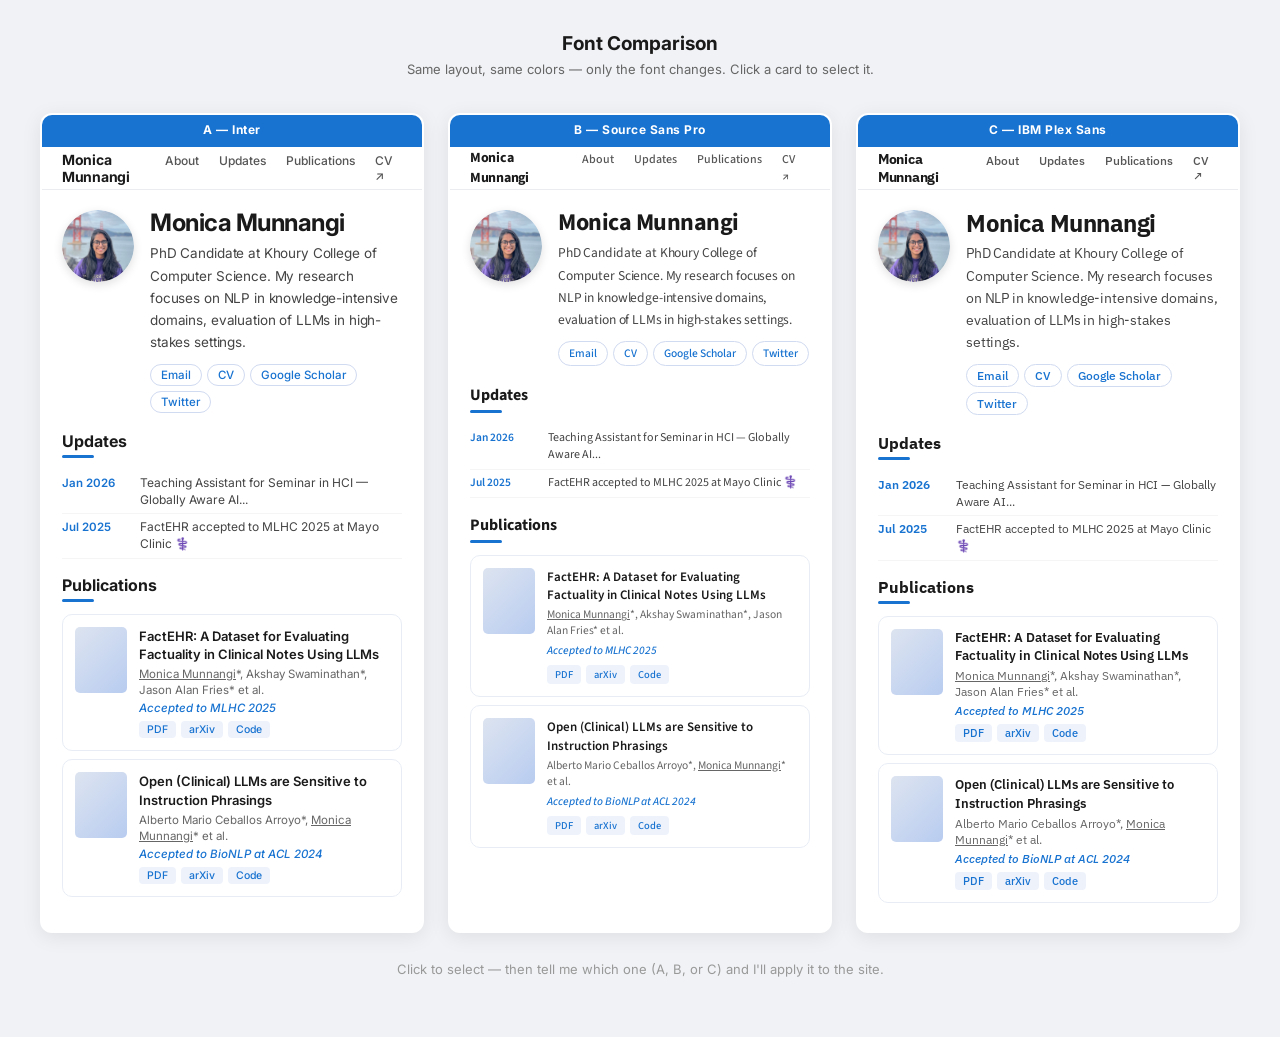
<file: font-mockup.html>
<!DOCTYPE html>
<html lang="en">
<head>
<meta charset="UTF-8">
<meta name="viewport" content="width=device-width, initial-scale=1">
<title>Font Comparison</title>
<link rel="preconnect" href="https://fonts.googleapis.com">
<link rel="preconnect" href="https://fonts.gstatic.com" crossorigin>
<link href="https://fonts.googleapis.com/css2?family=Inter:wght@300;400;500;600;700&family=Source+Sans+3:ital,wght@0,300;0,400;0,500;0,600;0,700;1,400&family=IBM+Plex+Sans:ital,wght@0,300;0,400;0,500;0,600;0,700;1,400&display=swap" rel="stylesheet">
<style>
* { box-sizing: border-box; margin: 0; padding: 0; }
body { background: #f0f2f5; padding: 32px 20px 60px; }
h1 { text-align: center; font-size: 19px; font-weight: 700; color: #1a1a1a; margin-bottom: 6px; font-family: 'Inter', sans-serif; }
.subtitle { text-align: center; color: #666; font-size: 13px; margin-bottom: 36px; font-family: 'Inter', sans-serif; }

.grid { display: grid; grid-template-columns: repeat(3, 1fr); gap: 24px; max-width: 1200px; margin: 0 auto; }
@media (max-width: 900px) { .grid { grid-template-columns: 1fr; } }

.card {
  background: white;
  border-radius: 12px;
  box-shadow: 0 4px 20px rgba(0,0,0,0.08);
  overflow: hidden;
  border: 2px solid transparent;
  cursor: pointer;
  transition: border-color 0.2s, box-shadow 0.2s;
}
.card:hover { border-color: #1772d0; box-shadow: 0 8px 30px rgba(23,114,208,0.15); }
.card.selected { border-color: #1772d0; }
.card-label {
  background: #1772d0;
  color: white;
  text-align: center;
  padding: 7px;
  font-size: 12px;
  font-weight: 700;
  letter-spacing: 0.5px;
  font-family: 'Inter', sans-serif;
}
.card.selected .card-label { background: #0f56a8; }
.selected-tick { display: none; }
.card.selected .selected-tick { display: inline; }

/* ── shared layout ── */
.mock-nav {
  border-bottom: 1px solid #eaecf0;
  border-top: 3px solid #1772d0;
  padding: 0 20px;
  height: 46px;
  display: flex;
  align-items: center;
  justify-content: space-between;
  background: white;
}
.mock-nav .brand { font-size: 14px; font-weight: 700; color: #1a1a1a; letter-spacing: -0.3px; }
.mock-nav .links { display: flex; gap: 2px; }
.mock-nav .lnk { font-size: 12px; color: #555; padding: 4px 9px; border-radius: 5px; font-weight: 500; }

.mock-body { padding: 20px; }
.mock-hero { display: flex; gap: 16px; align-items: flex-start; margin-bottom: 18px; }
.mock-photo { width: 72px; height: 72px; border-radius: 50%; flex-shrink: 0; overflow: hidden; box-shadow: 0 3px 10px rgba(0,0,0,0.12); }
.mock-photo img { width: 100%; height: 100%; object-fit: cover; }
.mock-name { font-size: 24px; font-weight: 700; letter-spacing: -0.5px; color: #1a1a1a; line-height: 1.1; }
.mock-bio { font-size: 13.5px; color: #444; line-height: 1.65; margin-top: 6px; letter-spacing: -0.01em; }
.mock-pills { display: flex; gap: 5px; flex-wrap: wrap; margin-top: 10px; }
.mock-pill { font-size: 11.5px; padding: 3px 10px; border: 1.5px solid #d0daf0; border-radius: 14px; color: #1772d0; font-weight: 500; }

.mock-section-head { font-size: 16px; font-weight: 700; color: #1a1a1a; }
.mock-divider { height: 3px; width: 32px; background: #1772d0; border-radius: 2px; margin: 4px 0 12px; }

.mock-pub { display: flex; gap: 12px; padding: 12px; background: white; border: 1px solid #e8edf5; border-radius: 10px; margin-bottom: 8px; }
.mock-thumb { width: 52px; height: 66px; border-radius: 5px; background: linear-gradient(135deg, #dde4f0, #b8ccf0); flex-shrink: 0; }
.mock-pub-title { font-size: 13px; font-weight: 600; color: #1a1a1a; line-height: 1.4; }
.mock-pub-authors { font-size: 11.5px; color: #666; margin-top: 3px; line-height: 1.4; }
.mock-pub-venue { font-size: 11.5px; color: #1772d0; font-weight: 500; font-style: italic; margin-top: 3px; }
.mock-pub-btns { display: flex; gap: 5px; margin-top: 6px; }
.mock-pub-btn { font-size: 10.5px; padding: 2px 8px; border-radius: 4px; background: #eef2fb; color: #1772d0; font-weight: 500; }

.mock-update { display: flex; gap: 10px; font-size: 12px; color: #444; padding: 5px 0; border-bottom: 1px solid #f5f5f5; line-height: 1.4; }
.mock-update-date { color: #1772d0; font-weight: 600; min-width: 68px; flex-shrink: 0; font-size: 11.5px; }

/* ── A: Inter ── */
.font-inter * { font-family: 'Inter', sans-serif; }

/* ── B: Source Sans 3 ── */
.font-source * { font-family: 'Source Sans 3', sans-serif; }

/* ── C: IBM Plex Sans ── */
.font-ibm * { font-family: 'IBM Plex Sans', sans-serif; }
</style>
</head>
<body>

<h1>Font Comparison</h1>
<p class="subtitle">Same layout, same colors — only the font changes. Click a card to select it.</p>

<div class="grid">

  <!-- A: INTER -->
  <div class="card" onclick="pick(this,'inter')" id="card-inter">
    <div class="card-label">A — Inter <span class="selected-tick">✓</span></div>
    <div class="font-inter">
      <div class="mock-nav">
        <span class="brand">Monica Munnangi</span>
        <div class="links">
          <span class="lnk">About</span>
          <span class="lnk">Updates</span>
          <span class="lnk">Publications</span>
          <span class="lnk">CV ↗</span>
        </div>
      </div>
      <div class="mock-body">
        <div class="mock-hero">
          <div class="mock-photo"><img src="images/monica_circle.png" alt="Monica"></div>
          <div>
            <div class="mock-name">Monica Munnangi</div>
            <div class="mock-bio">PhD Candidate at Khoury College of Computer Science. My research focuses on NLP in knowledge-intensive domains, evaluation of LLMs in high-stakes settings.</div>
            <div class="mock-pills">
              <span class="mock-pill">Email</span>
              <span class="mock-pill">CV</span>
              <span class="mock-pill">Google Scholar</span>
              <span class="mock-pill">Twitter</span>
            </div>
          </div>
        </div>

        <div class="mock-section-head">Updates</div>
        <div class="mock-divider"></div>
        <div class="mock-update"><span class="mock-update-date">Jan 2026</span><span>Teaching Assistant for Seminar in HCI — Globally Aware AI...</span></div>
        <div class="mock-update"><span class="mock-update-date">Jul 2025</span><span>FactEHR accepted to MLHC 2025 at Mayo Clinic ⚕️</span></div>

        <div class="mock-section-head" style="margin-top:16px">Publications</div>
        <div class="mock-divider"></div>
        <div class="mock-pub">
          <div class="mock-thumb"></div>
          <div>
            <div class="mock-pub-title">FactEHR: A Dataset for Evaluating Factuality in Clinical Notes Using LLMs</div>
            <div class="mock-pub-authors"><u>Monica Munnangi</u>*, Akshay Swaminathan*, Jason Alan Fries* et al.</div>
            <div class="mock-pub-venue">Accepted to MLHC 2025</div>
            <div class="mock-pub-btns">
              <span class="mock-pub-btn">PDF</span>
              <span class="mock-pub-btn">arXiv</span>
              <span class="mock-pub-btn">Code</span>
            </div>
          </div>
        </div>
        <div class="mock-pub">
          <div class="mock-thumb"></div>
          <div>
            <div class="mock-pub-title">Open (Clinical) LLMs are Sensitive to Instruction Phrasings</div>
            <div class="mock-pub-authors">Alberto Mario Ceballos Arroyo*, <u>Monica Munnangi</u>* et al.</div>
            <div class="mock-pub-venue">Accepted to BioNLP at ACL 2024</div>
            <div class="mock-pub-btns">
              <span class="mock-pub-btn">PDF</span>
              <span class="mock-pub-btn">arXiv</span>
              <span class="mock-pub-btn">Code</span>
            </div>
          </div>
        </div>
      </div>
    </div>
  </div>

  <!-- B: SOURCE SANS 3 -->
  <div class="card" onclick="pick(this,'source')" id="card-source">
    <div class="card-label">B — Source Sans Pro <span class="selected-tick">✓</span></div>
    <div class="font-source">
      <div class="mock-nav">
        <span class="brand">Monica Munnangi</span>
        <div class="links">
          <span class="lnk">About</span>
          <span class="lnk">Updates</span>
          <span class="lnk">Publications</span>
          <span class="lnk">CV ↗</span>
        </div>
      </div>
      <div class="mock-body">
        <div class="mock-hero">
          <div class="mock-photo"><img src="images/monica_circle.png" alt="Monica"></div>
          <div>
            <div class="mock-name">Monica Munnangi</div>
            <div class="mock-bio">PhD Candidate at Khoury College of Computer Science. My research focuses on NLP in knowledge-intensive domains, evaluation of LLMs in high-stakes settings.</div>
            <div class="mock-pills">
              <span class="mock-pill">Email</span>
              <span class="mock-pill">CV</span>
              <span class="mock-pill">Google Scholar</span>
              <span class="mock-pill">Twitter</span>
            </div>
          </div>
        </div>

        <div class="mock-section-head">Updates</div>
        <div class="mock-divider"></div>
        <div class="mock-update"><span class="mock-update-date">Jan 2026</span><span>Teaching Assistant for Seminar in HCI — Globally Aware AI...</span></div>
        <div class="mock-update"><span class="mock-update-date">Jul 2025</span><span>FactEHR accepted to MLHC 2025 at Mayo Clinic ⚕️</span></div>

        <div class="mock-section-head" style="margin-top:16px">Publications</div>
        <div class="mock-divider"></div>
        <div class="mock-pub">
          <div class="mock-thumb"></div>
          <div>
            <div class="mock-pub-title">FactEHR: A Dataset for Evaluating Factuality in Clinical Notes Using LLMs</div>
            <div class="mock-pub-authors"><u>Monica Munnangi</u>*, Akshay Swaminathan*, Jason Alan Fries* et al.</div>
            <div class="mock-pub-venue">Accepted to MLHC 2025</div>
            <div class="mock-pub-btns">
              <span class="mock-pub-btn">PDF</span>
              <span class="mock-pub-btn">arXiv</span>
              <span class="mock-pub-btn">Code</span>
            </div>
          </div>
        </div>
        <div class="mock-pub">
          <div class="mock-thumb"></div>
          <div>
            <div class="mock-pub-title">Open (Clinical) LLMs are Sensitive to Instruction Phrasings</div>
            <div class="mock-pub-authors">Alberto Mario Ceballos Arroyo*, <u>Monica Munnangi</u>* et al.</div>
            <div class="mock-pub-venue">Accepted to BioNLP at ACL 2024</div>
            <div class="mock-pub-btns">
              <span class="mock-pub-btn">PDF</span>
              <span class="mock-pub-btn">arXiv</span>
              <span class="mock-pub-btn">Code</span>
            </div>
          </div>
        </div>
      </div>
    </div>
  </div>

  <!-- C: IBM PLEX SANS -->
  <div class="card" onclick="pick(this,'ibm')" id="card-ibm">
    <div class="card-label">C — IBM Plex Sans <span class="selected-tick">✓</span></div>
    <div class="font-ibm">
      <div class="mock-nav">
        <span class="brand">Monica Munnangi</span>
        <div class="links">
          <span class="lnk">About</span>
          <span class="lnk">Updates</span>
          <span class="lnk">Publications</span>
          <span class="lnk">CV ↗</span>
        </div>
      </div>
      <div class="mock-body">
        <div class="mock-hero">
          <div class="mock-photo"><img src="images/monica_circle.png" alt="Monica"></div>
          <div>
            <div class="mock-name">Monica Munnangi</div>
            <div class="mock-bio">PhD Candidate at Khoury College of Computer Science. My research focuses on NLP in knowledge-intensive domains, evaluation of LLMs in high-stakes settings.</div>
            <div class="mock-pills">
              <span class="mock-pill">Email</span>
              <span class="mock-pill">CV</span>
              <span class="mock-pill">Google Scholar</span>
              <span class="mock-pill">Twitter</span>
            </div>
          </div>
        </div>

        <div class="mock-section-head">Updates</div>
        <div class="mock-divider"></div>
        <div class="mock-update"><span class="mock-update-date">Jan 2026</span><span>Teaching Assistant for Seminar in HCI — Globally Aware AI...</span></div>
        <div class="mock-update"><span class="mock-update-date">Jul 2025</span><span>FactEHR accepted to MLHC 2025 at Mayo Clinic ⚕️</span></div>

        <div class="mock-section-head" style="margin-top:16px">Publications</div>
        <div class="mock-divider"></div>
        <div class="mock-pub">
          <div class="mock-thumb"></div>
          <div>
            <div class="mock-pub-title">FactEHR: A Dataset for Evaluating Factuality in Clinical Notes Using LLMs</div>
            <div class="mock-pub-authors"><u>Monica Munnangi</u>*, Akshay Swaminathan*, Jason Alan Fries* et al.</div>
            <div class="mock-pub-venue">Accepted to MLHC 2025</div>
            <div class="mock-pub-btns">
              <span class="mock-pub-btn">PDF</span>
              <span class="mock-pub-btn">arXiv</span>
              <span class="mock-pub-btn">Code</span>
            </div>
          </div>
        </div>
        <div class="mock-pub">
          <div class="mock-thumb"></div>
          <div>
            <div class="mock-pub-title">Open (Clinical) LLMs are Sensitive to Instruction Phrasings</div>
            <div class="mock-pub-authors">Alberto Mario Ceballos Arroyo*, <u>Monica Munnangi</u>* et al.</div>
            <div class="mock-pub-venue">Accepted to BioNLP at ACL 2024</div>
            <div class="mock-pub-btns">
              <span class="mock-pub-btn">PDF</span>
              <span class="mock-pub-btn">arXiv</span>
              <span class="mock-pub-btn">Code</span>
            </div>
          </div>
        </div>
      </div>
    </div>
  </div>

</div>

<p style="text-align:center;margin-top:28px;font-size:13px;color:#999;font-family:'Inter',sans-serif;">Click to select — then tell me which one (A, B, or C) and I'll apply it to the site.</p>

<script>
function pick(el, name) {
  document.querySelectorAll('.card').forEach(c => c.classList.remove('selected'));
  el.classList.add('selected');
}
</script>
</body>
</html>
</file>
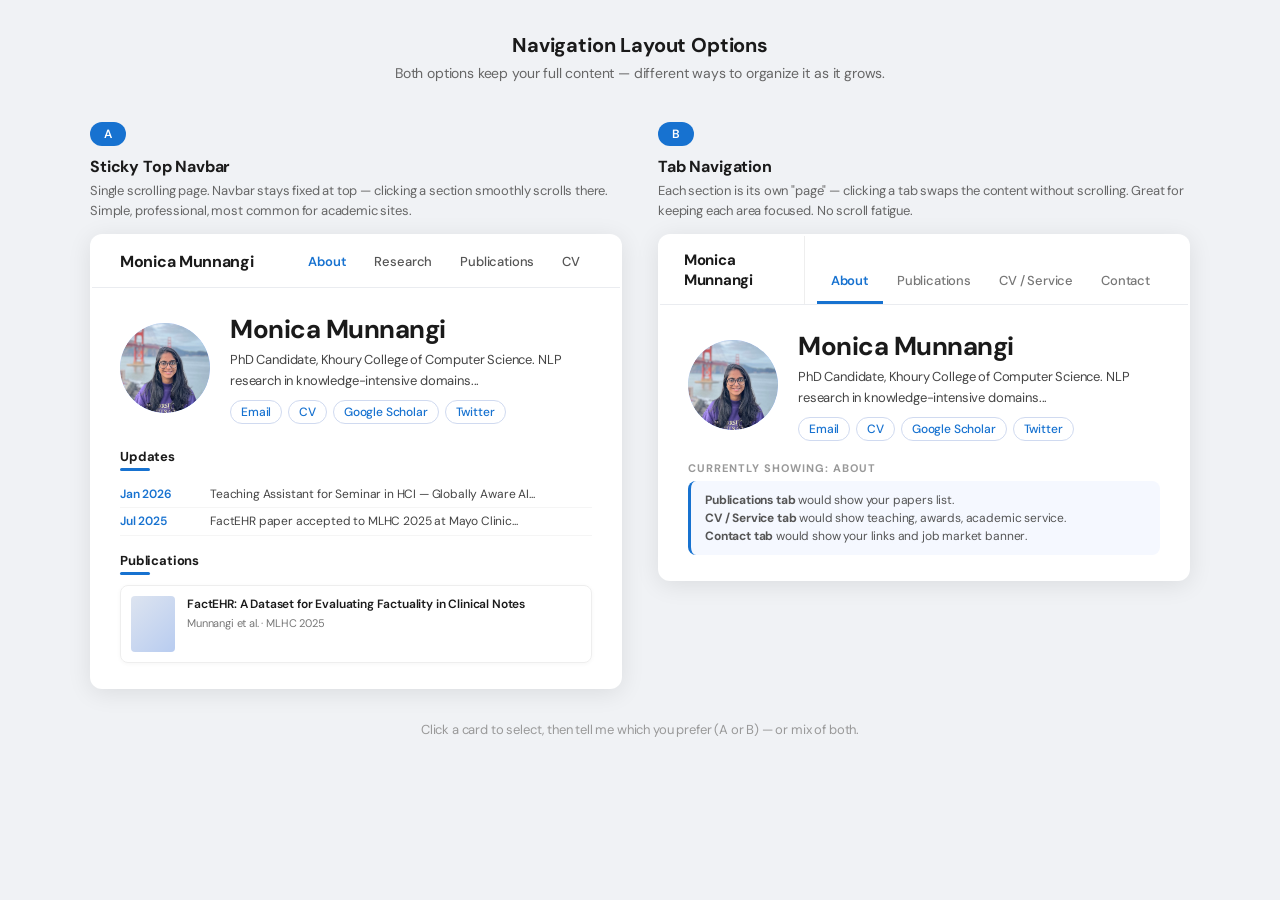
<file: nav-mockup.html>
<!DOCTYPE html>
<html lang="en">
<head>
<meta charset="UTF-8">
<meta name="viewport" content="width=device-width, initial-scale=1">
<title>Navigation Layout Options</title>
<link rel="preconnect" href="https://fonts.googleapis.com">
<link rel="preconnect" href="https://fonts.gstatic.com" crossorigin>
<link href="https://fonts.googleapis.com/css2?family=DM+Sans:ital,wght@0,300;0,400;0,500;0,600;0,700;1,400&display=swap" rel="stylesheet">
<style>
* { box-sizing: border-box; margin: 0; padding: 0; }
body { background: #f0f2f5; font-family: 'DM Sans', sans-serif; padding: 32px 20px 60px; color: #1a1a1a; letter-spacing: -0.01em; }
h1 { text-align: center; font-size: 20px; font-weight: 700; color: #1a1a1a; margin-bottom: 6px; }
.subtitle { text-align: center; color: #666; font-size: 14px; margin-bottom: 40px; }

.options { display: grid; grid-template-columns: 1fr 1fr; gap: 36px; max-width: 1100px; margin: 0 auto; }
@media (max-width: 800px) { .options { grid-template-columns: 1fr; } }

.option-wrap { display: flex; flex-direction: column; }
.option-label { display: inline-block; background: #1772d0; color: white; padding: 4px 14px; border-radius: 20px; font-size: 12px; font-weight: 600; letter-spacing: 0.3px; margin-bottom: 10px; align-self: flex-start; }
.option-title { font-size: 16px; font-weight: 700; margin-bottom: 4px; }
.option-desc { font-size: 13px; color: #666; margin-bottom: 14px; line-height: 1.5; }

/* ===== SHARED MOCKUP SHELL ===== */
.mockup-shell {
  background: white;
  border-radius: 12px;
  box-shadow: 0 4px 24px rgba(0,0,0,0.09);
  overflow: hidden;
  border: 2px solid transparent;
  cursor: pointer;
  transition: border-color 0.2s, box-shadow 0.2s;
}
.mockup-shell:hover { border-color: #1772d0; box-shadow: 0 8px 32px rgba(23,114,208,0.15); }
.mockup-shell.selected { border-color: #1772d0; box-shadow: 0 8px 32px rgba(23,114,208,0.2); }
.selected-badge { display: none; text-align: center; padding: 8px; background: #1772d0; color: white; font-size: 12px; font-weight: 600; }
.mockup-shell.selected .selected-badge { display: block; }

/* ===== OPTION A: STICKY TOP NAVBAR ===== */
.navbar-a {
  background: white;
  border-bottom: 1px solid #eaecf0;
  padding: 0 28px;
  display: flex;
  align-items: center;
  justify-content: space-between;
  height: 52px;
  position: sticky;
  top: 0;
}
.navbar-a .brand { font-size: 16px; font-weight: 700; color: #1a1a1a; letter-spacing: -0.3px; }
.navbar-a .nav-items { display: flex; gap: 4px; }
.navbar-a .nav-item { font-size: 13px; color: #555; padding: 5px 12px; border-radius: 6px; font-weight: 500; cursor: pointer; transition: all 0.15s; }
.navbar-a .nav-item:hover { color: #1772d0; background: #f0f5ff; }
.navbar-a .nav-item.active { color: #1772d0; font-weight: 600; }
.body-a { padding: 24px 28px; }
.hero-a { display: flex; gap: 20px; align-items: center; margin-bottom: 24px; }
.photo-a { width: 90px; height: 90px; border-radius: 50%; background: linear-gradient(135deg, #c8d8f8, #91b2ff); flex-shrink: 0; overflow: hidden; }
.photo-a img { width: 100%; height: 100%; object-fit: cover; }
.name-a { font-size: 26px; font-weight: 700; letter-spacing: -0.5px; }
.bio-a { font-size: 13px; color: #444; line-height: 1.6; margin-top: 4px; }
.pills-a { display: flex; gap: 6px; flex-wrap: wrap; margin-top: 8px; }
.pill-a { font-size: 12px; padding: 3px 10px; border: 1.5px solid #d0daf0; border-radius: 14px; color: #1772d0; font-weight: 500; }
.section-mini { margin-top: 16px; }
.section-head-a { font-size: 13px; font-weight: 700; color: #1a1a1a; margin-bottom: 3px; }
.divider-a { height: 3px; width: 30px; background: #1772d0; border-radius: 2px; margin-bottom: 10px; }
.update-row { display: flex; gap: 10px; font-size: 12px; color: #444; padding: 5px 0; border-bottom: 1px solid #f5f5f5; line-height: 1.4; }
.update-date { color: #1772d0; font-weight: 600; min-width: 80px; flex-shrink: 0; }
.pub-mini { display: flex; gap: 12px; padding: 10px; background: white; border: 1px solid #eee; border-radius: 8px; margin-top: 8px; box-shadow: 0 1px 4px rgba(0,0,0,0.04); }
.pub-thumb { width: 44px; height: 56px; background: linear-gradient(135deg, #dde4f0, #b8ccf0); border-radius: 4px; flex-shrink: 0; }
.pub-title-mini { font-size: 12px; font-weight: 600; line-height: 1.4; color: #1a1a1a; }
.pub-meta-mini { font-size: 11px; color: #777; margin-top: 3px; }

/* ===== OPTION B: TAB NAV ===== */
.tab-bar {
  background: white;
  border-bottom: 1px solid #eaecf0;
  padding: 0 24px;
  display: flex;
  gap: 0;
  align-items: flex-end;
}
.tab-bar .tab-brand { font-size: 15px; font-weight: 700; color: #1a1a1a; padding: 14px 20px 14px 0; margin-right: 12px; letter-spacing: -0.3px; border-right: 1px solid #eee; }
.tab-item { font-size: 13px; color: #777; padding: 14px 14px 12px; border-bottom: 3px solid transparent; font-weight: 500; cursor: pointer; transition: all 0.15s; white-space: nowrap; }
.tab-item:hover { color: #1772d0; }
.tab-item.active { color: #1772d0; font-weight: 600; border-bottom-color: #1772d0; }
.body-b { padding: 24px 28px; }
.hero-b { display: flex; gap: 20px; align-items: center; margin-bottom: 20px; }
.photo-b { width: 90px; height: 90px; border-radius: 50%; background: linear-gradient(135deg, #c8d8f8, #91b2ff); flex-shrink: 0; overflow: hidden; }
.photo-b img { width: 100%; height: 100%; object-fit: cover; }
.name-b { font-size: 26px; font-weight: 700; letter-spacing: -0.5px; }
.bio-b { font-size: 13px; color: #444; line-height: 1.6; margin-top: 4px; }
.pills-b { display: flex; gap: 6px; flex-wrap: wrap; margin-top: 8px; }
.pill-b { font-size: 12px; padding: 3px 10px; border: 1.5px solid #d0daf0; border-radius: 14px; color: #1772d0; font-weight: 500; }
.tab-content-label { font-size: 11px; font-weight: 700; color: #999; text-transform: uppercase; letter-spacing: 1px; margin: 16px 0 6px; }
.tab-hint { background: #f5f8ff; border-radius: 8px; padding: 10px 14px; font-size: 12px; color: #555; border-left: 3px solid #1772d0; line-height: 1.5; }

</style>
</head>
<body>

<h1>Navigation Layout Options</h1>
<p class="subtitle">Both options keep your full content — different ways to organize it as it grows.</p>

<div class="options">

  <!-- OPTION A: STICKY NAVBAR -->
  <div class="option-wrap">
    <div class="option-label">A</div>
    <div class="option-title">Sticky Top Navbar</div>
    <p class="option-desc">Single scrolling page. Navbar stays fixed at top — clicking a section smoothly scrolls there. Simple, professional, most common for academic sites.</p>
    <div class="mockup-shell" onclick="select(this, 'a')" id="opt-a">
      <div class="selected-badge">✓ Selected</div>
      <div class="navbar-a">
        <div class="brand">Monica Munnangi</div>
        <div class="nav-items">
          <div class="nav-item active">About</div>
          <div class="nav-item">Research</div>
          <div class="nav-item">Publications</div>
          <div class="nav-item">CV</div>
        </div>
      </div>
      <div class="body-a">
        <div class="hero-a">
          <div class="photo-a"><img src="images/monica_circle.png" alt="Monica"></div>
          <div>
            <div class="name-a">Monica Munnangi</div>
            <div class="bio-a">PhD Candidate, Khoury College of Computer Science. NLP research in knowledge-intensive domains...</div>
            <div class="pills-a">
              <span class="pill-a">Email</span>
              <span class="pill-a">CV</span>
              <span class="pill-a">Google Scholar</span>
              <span class="pill-a">Twitter</span>
            </div>
          </div>
        </div>
        <div class="section-mini">
          <div class="section-head-a">Updates</div>
          <div class="divider-a"></div>
          <div class="update-row"><span class="update-date">Jan 2026</span><span>Teaching Assistant for Seminar in HCI — Globally Aware AI...</span></div>
          <div class="update-row"><span class="update-date">Jul 2025</span><span>FactEHR paper accepted to MLHC 2025 at Mayo Clinic...</span></div>
        </div>
        <div class="section-mini" style="margin-top:16px">
          <div class="section-head-a">Publications</div>
          <div class="divider-a"></div>
          <div class="pub-mini">
            <div class="pub-thumb"></div>
            <div><div class="pub-title-mini">FactEHR: A Dataset for Evaluating Factuality in Clinical Notes</div><div class="pub-meta-mini">Munnangi et al. · MLHC 2025</div></div>
          </div>
        </div>
      </div>
    </div>
  </div>

  <!-- OPTION B: TABS -->
  <div class="option-wrap">
    <div class="option-label">B</div>
    <div class="option-title">Tab Navigation</div>
    <p class="option-desc">Each section is its own "page" — clicking a tab swaps the content without scrolling. Great for keeping each area focused. No scroll fatigue.</p>
    <div class="mockup-shell" onclick="select(this, 'b')" id="opt-b">
      <div class="selected-badge">✓ Selected</div>
      <div class="tab-bar">
        <div class="tab-brand">Monica Munnangi</div>
        <div class="tab-item active">About</div>
        <div class="tab-item">Publications</div>
        <div class="tab-item">CV / Service</div>
        <div class="tab-item">Contact</div>
      </div>
      <div class="body-b">
        <div class="hero-b">
          <div class="photo-b"><img src="images/monica_circle.png" alt="Monica"></div>
          <div>
            <div class="name-b">Monica Munnangi</div>
            <div class="bio-b">PhD Candidate, Khoury College of Computer Science. NLP research in knowledge-intensive domains...</div>
            <div class="pills-b">
              <span class="pill-b">Email</span>
              <span class="pill-b">CV</span>
              <span class="pill-b">Google Scholar</span>
              <span class="pill-b">Twitter</span>
            </div>
          </div>
        </div>
        <div class="tab-content-label">Currently showing: About</div>
        <div class="tab-hint">
          <strong>Publications tab</strong> would show your papers list.<br>
          <strong>CV / Service tab</strong> would show teaching, awards, academic service.<br>
          <strong>Contact tab</strong> would show your links and job market banner.
        </div>
      </div>
    </div>
  </div>

</div>

<p style="text-align:center;margin-top:32px;font-size:13px;color:#999;">Click a card to select, then tell me which you prefer (A or B) — or mix of both.</p>

<script>
function select(el, choice) {
  document.querySelectorAll('.mockup-shell').forEach(e => e.classList.remove('selected'));
  el.classList.add('selected');
}
</script>
</body>
</html>
</file>
<file: stylesheet.css>
@import url('https://fonts.googleapis.com/css2?family=IBM+Plex+Sans:ital,wght@0,300;0,400;0,500;0,600;0,700;1,400;1,700&display=swap');

html {
  scroll-behavior: smooth;
}

/* Sticky navbar */
.site-nav {
  position: sticky;
  top: 0;
  z-index: 200;
  background: white;
  border-bottom: 1px solid #eaecf0;
  border-top: 3px solid #1772d0;
  box-shadow: 0 2px 10px rgba(0,0,0,0.06);
}

.site-nav-inner {
  max-width: 940px;
  margin: 0 auto;
  display: flex;
  align-items: center;
  justify-content: space-between;
  padding: 0 24px;
  height: 50px;
}

.nav-brand {
  font-size: 15px;
  font-weight: 700;
  color: #1a1a1a;
  letter-spacing: -0.3px;
  text-decoration: none;
  font-family: 'IBM Plex Sans', sans-serif;
}

.nav-brand:hover {
  color: #1772d0;
}

.nav-links-list {
  display: flex;
  gap: 2px;
}

.nav-menu-item {
  font-size: 13.5px;
  color: #555;
  padding: 6px 11px;
  border-radius: 6px;
  font-weight: 500;
  text-decoration: none;
  transition: all 0.15s;
  font-family: 'IBM Plex Sans', sans-serif;
  letter-spacing: -0.01em;
}

.nav-menu-item:hover {
  color: #1772d0;
  background: #f0f5ff;
}

/* Section scroll offset for sticky nav */
#about, #updates, #publications, #service {
  scroll-margin-top: 58px;
}

a {
  color: #1772d0;
  text-decoration: none;
}

a:focus,
a:hover {
  color: #f09228;
  text-decoration: none;
}

body,
td,
th,
tr,
p,
a {
  font-family: 'IBM Plex Sans', 'Lato', Verdana, Helvetica, sans-serif;
  font-size: 15px;
  line-height: 1.65;
  letter-spacing: -0.01em;
}

body {
  background-color: #fdfcfb;
  padding: 8px 0 40px;
}

strong {
  font-family: 'IBM Plex Sans', 'Lato', Verdana, Helvetica, sans-serif;
  font-size: 15px;
}

heading {
  font-family: 'IBM Plex Sans', 'Lato', Verdana, Helvetica, sans-serif;
  font-size: 22px;
  font-weight: 700;
  color: #1a1a1a;
  display: block;
  margin-bottom: 4px;
}

papertitle {
  font-family: 'IBM Plex Sans', 'Lato', Verdana, Helvetica, sans-serif;
  font-size: 15px;
  font-weight: 700;
}

name {
  font-family: 'IBM Plex Sans', 'Lato', Verdana, Helvetica, sans-serif;
  font-size: 34px;
  font-weight: 700;
  letter-spacing: -0.5px;
  color: #1a1a1a;
}

.section-divider {
  height: 3px;
  width: 40px;
  background-color: #1772d0;
  border-radius: 2px;
  margin-bottom: 12px;
}

.one {
  width: 160px;
  position: relative;
  display: inline-flex;
  align-items: center;
  justify-content: center;
}

.two {
  width: 160px;
  height: 160px;
  position: absolute;
  transition: opacity .2s ease-in-out;
  -moz-transition: opacity .2s ease-in-out;
  -webkit-transition: opacity .2s ease-in-out;
}

.fade {
  transition: opacity .2s ease-in-out;
  -moz-transition: opacity .2s ease-in-out;
  -webkit-transition: opacity .2s ease-in-out;
}

span.highlight {
  background-color: #ffffd0;
}

/* Publication card rows */
table.pub-table {
  border-collapse: separate;
}

tr.pub-row td {
  background: white;
  border-top: 1px solid #e8edf5;
  border-bottom: 1px solid #e8edf5;
  vertical-align: middle;
  transition: background 0.15s;
}

tr.pub-row td:first-child {
  border-left: 1px solid #e8edf5;
  border-radius: 12px 0 0 12px;
  padding: 18px 16px 18px 18px;
  width: 22%;
  text-align: center;
  vertical-align: middle;
}

tr.pub-row td:last-child {
  border-right: 1px solid #e8edf5;
  border-radius: 0 12px 12px 0;
  padding: 18px 20px;
}

tr.pub-row:hover td {
  background: #f8faff;
}

i.venue {
  color: #1772d0;
  font-style: italic;
  font-weight: 500;
  font-size: 13.5px;
  display: block;
  margin-top: 6px;
}

h3 {
  font-size: 15px;
  font-weight: 600;
  color: #1a1a1a;
  line-height: 1.4;
  margin: 0 0 6px 0;
}

/* Nav pill links */
a.nav-link {
  display: inline-block;
  padding: 5px 13px;
  margin: 3px 4px 3px 0;
  border: 1.5px solid #d0daf0;
  border-radius: 20px;
  font-size: 14px;
  font-weight: 500;
  color: #1772d0;
  transition: all 0.2s;
}

a.nav-link:hover {
  background-color: #1772d0;
  border-color: #1772d0;
  color: white;
}

/* Updates scroll container */
.updates-scroll-wrap {
  position: relative;
  max-height: 230px;
  overflow-y: auto;
  padding: 0 14px;
  border: 1px solid #e0e7f3;
  border-radius: 10px;
  background: white;
  box-shadow: 0 2px 8px rgba(23,114,208,0.06);
  scrollbar-width: thin;
  scrollbar-color: #d0daf0 transparent;
}

.updates-scroll-wrap::-webkit-scrollbar {
  width: 4px;
}

.updates-scroll-wrap::-webkit-scrollbar-track {
  background: transparent;
}

.updates-scroll-wrap::-webkit-scrollbar-thumb {
  background-color: #d0daf0;
  border-radius: 4px;
}

.updates-fade {
  position: sticky;
  bottom: 0;
  left: 0;
  right: 0;
  height: 48px;
  background: linear-gradient(to bottom, transparent, white);
  pointer-events: none;
  margin-top: -48px;
}

/* Updates table styling */
table.updates-table {
  width: 100%;
  border-collapse: collapse;
}

table.updates-table td {
  padding: 7px 10px 7px 0;
  vertical-align: top;
  border-bottom: 1px solid #f0f0f0;
  font-size: 15px;
  line-height: 1.55;
}

table.updates-table td:first-child {
  white-space: nowrap;
  font-weight: 600;
  color: #1772d0;
  padding-right: 16px;
  min-width: 120px;
}

/* Updates table row hover */
table.updates-table tr:hover td {
  background-color: #f5f8ff;
}
</file>
